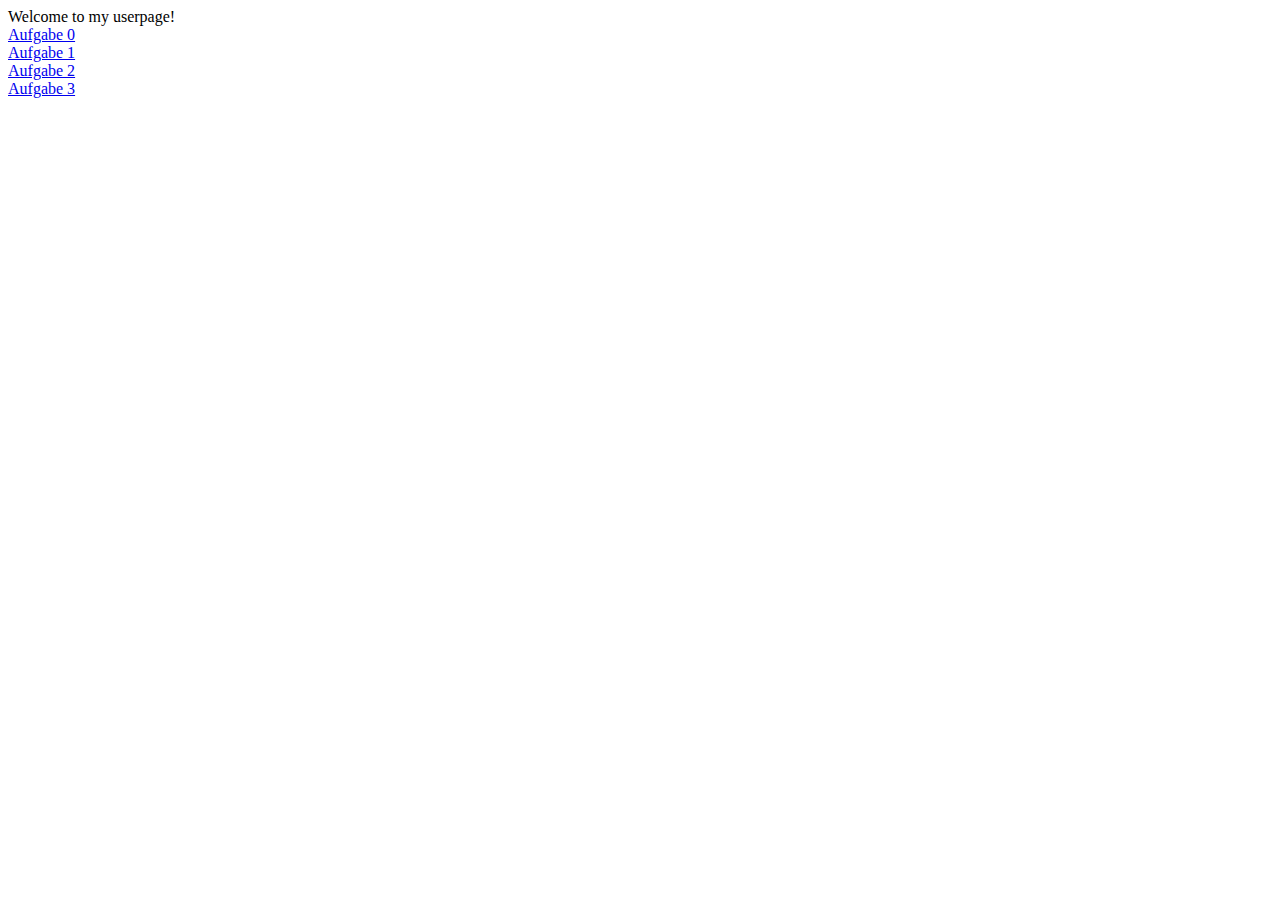
<file: index.html>
<!DOCTYPE html>
<html lang="en">

<head>
    <meta charset="UTF-8">
</head>


<body>
  <header> Welcome to my userpage! </header>
    <section> <a href="https://maz0o.github.io/EIA2/Aufgabe%200/index.html" target="_blank"> Aufgabe 0 </a> <br>
        <a href="https://github.com/maz0o/EIA2/tree/master/Aufgabe%201" target="_blank"> Aufgabe 1 </a>  <br>
        <a href="https://github.com/maz0o/EIA2/tree/master/Aufgabe%202" target="_blank"> Aufgabe 2 </a>  <br>
        <a href="https://github.com/maz0o/EIA2/tree/master/Aufgabe3" target="_blank"> Aufgabe 3 </a>  <br>
    </section> <br>
</body>
</file>
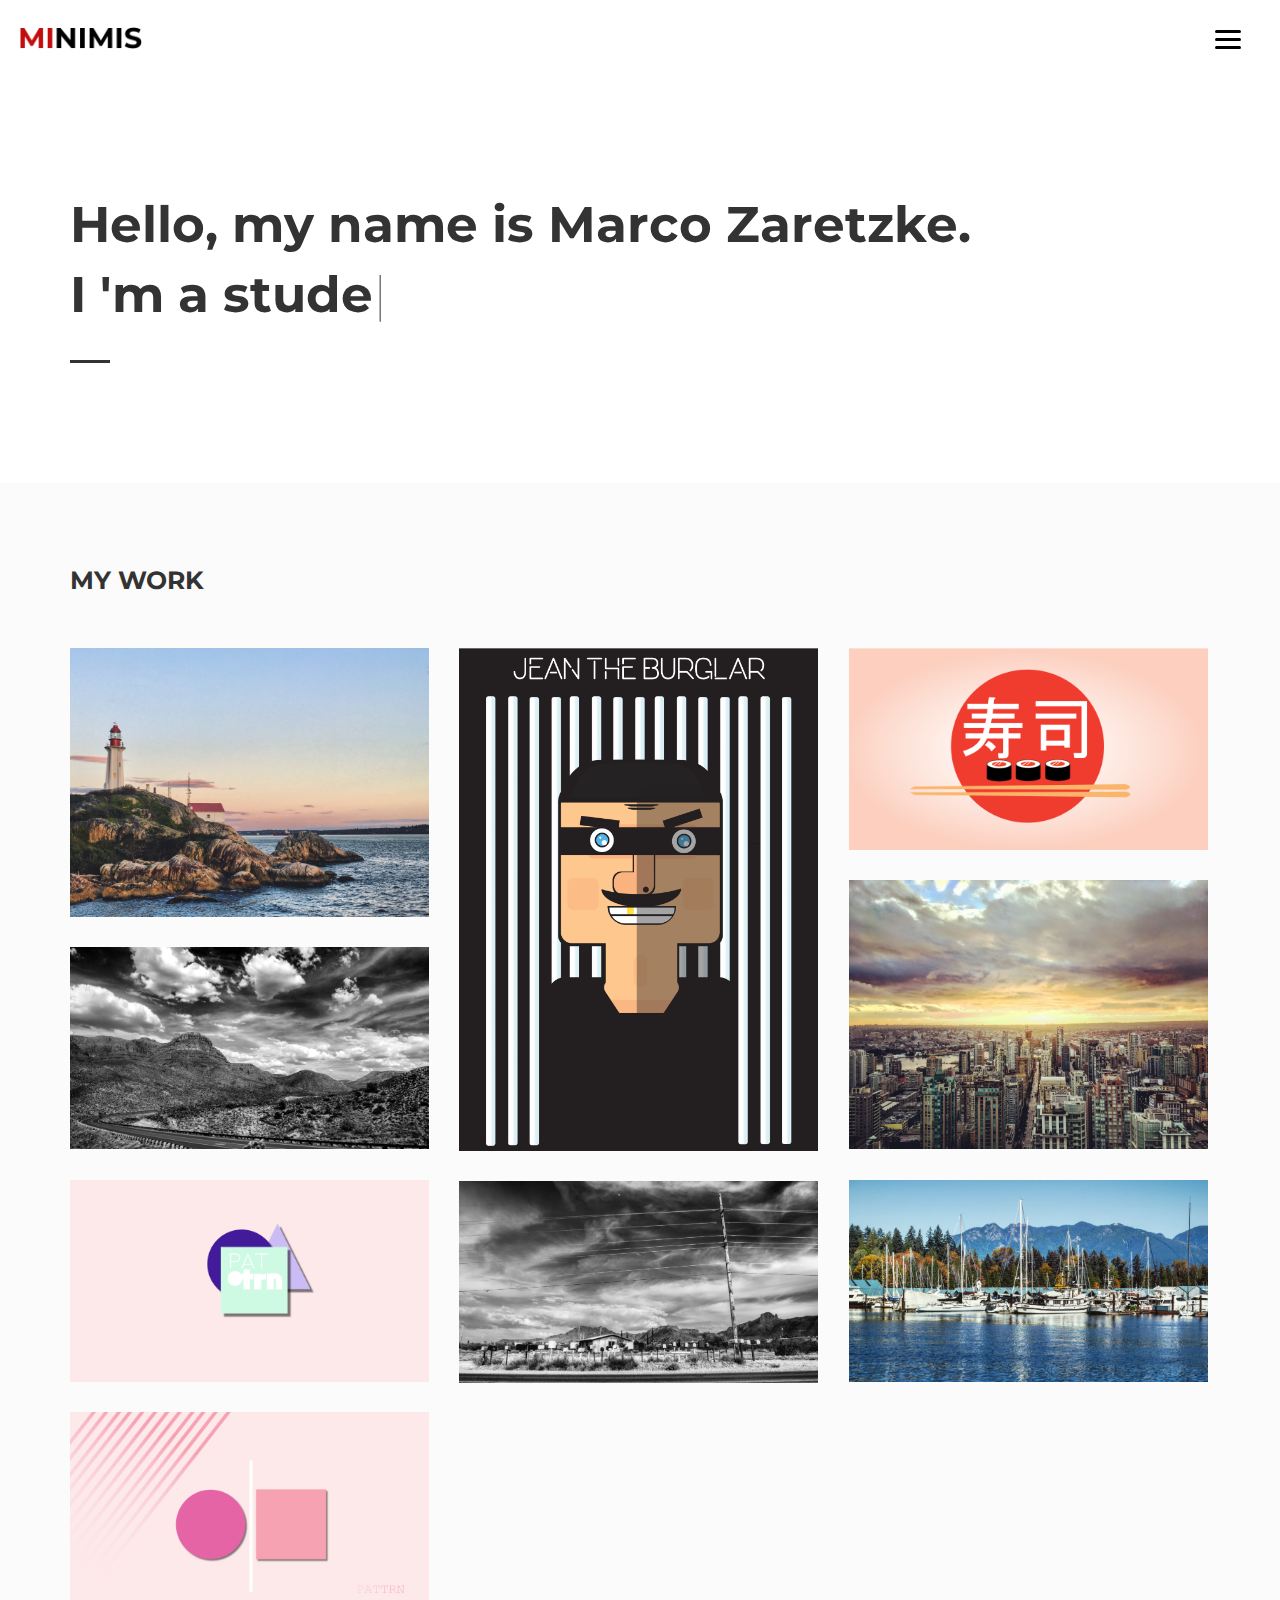
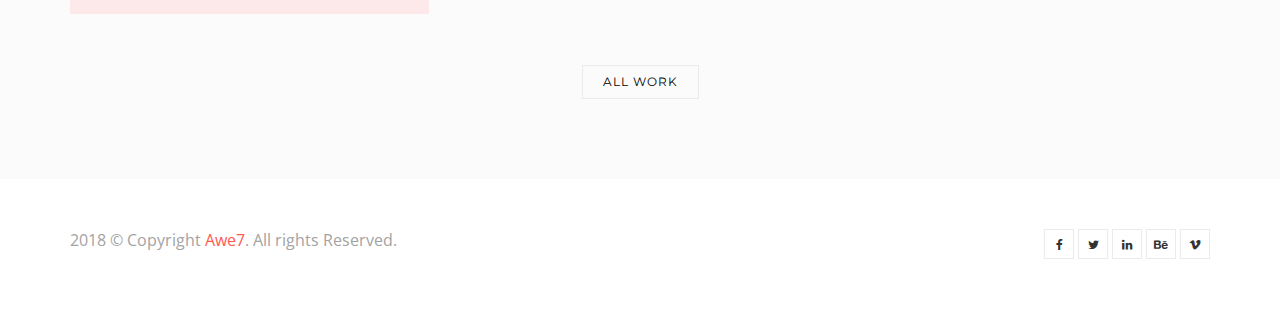
<file: Portfolio/index.html>
<!DOCTYPE html>
<html>
	<head>
		<title>Home</title>
		<meta charset="utf-8">
		<meta name="viewport" content="width=device-width, initial-scale=1.0, maximum-scale=1.0, user-scalable=no">
		<meta name="format-detection" content="telephone=no">
		<meta name="apple-mobile-web-app-capable" content="yes">
		<!-- Fonts-->
		<link rel="stylesheet" type="text/css" href="assets/fonts/fontawesome/font-awesome.min.css">
		<link rel="stylesheet" type="text/css" href="assets/fonts/pe-icon/pe-icon.css">
		<!-- Vendors-->
		<link rel="stylesheet" type="text/css" href="assets/vendors/bootstrap/grid.css">
		<link rel="stylesheet" type="text/css" href="assets/vendors/magnific-popup/magnific-popup.min.css">
		<link rel="stylesheet" type="text/css" href="assets/vendors/swiper/swiper.css">
		<!-- App & fonts-->
		<link rel="stylesheet" type="text/css" href="https://fonts.googleapis.com/css?family=Montserrat:200,300,400,500,600,700|Open+Sans:400,700">
		<link rel="stylesheet" type="text/css" id="app-stylesheet" href="assets/css/main.css"><!--[if lt IE 9]>
			<script src="https://oss.maxcdn.com/libs/html5shiv/3.7.0/html5shiv.js"></script>
		<![endif]-->
	</head>
	
	<body>
		<div class="page-wrap" id="root">
			
			<!-- header -->
			<header class="header header--fixed">
				<div class="header__inner">
					<div class="header__logo"><a href="index.html"><img src="assets/img/logo.png" alt="" style="width: 122px;"/></a></div>
					<div class="navbar-toggle" id="fs-button">
						<div class="navbar-icon"><span></span></div>
					</div>
				</div>
				
				<!-- fullscreenmenu__module -->
				<div class="fullscreenmenu__module" trigger="#fs-button">
					
					<!-- overlay-menu -->
					<nav class="overlay-menu">
						
						<!--  -->
						<ul class="wil-menu-list">
							<li class="current-menu-item"><a href="index.html">Home</a>
							</li>
							<li><a href="about.html">About</a>
							</li>
							<li><a href="work.html">Work</a>
							</li>
							<li><a href="blog.html">Blog</a>
							</li>
							<li><a href="contact.html">Contact</a>
							</li>
						</ul><!--  -->
						
					</nav><!-- End / overlay-menu -->
					
				</div><!-- End / fullscreenmenu__module -->
				
			</header><!-- End / header -->
			
			<!-- Content-->
			<div class="wil-content">
				
				<!-- Section -->
				<section class="awe-section">
					<div class="container">
						
						<!-- page-title -->
						<div class="page-title">
							<h2 class="page-title__title">Hello, my name is Marco Zaretzke.<br>I
								
								<!-- typing__module -->
								<div class="typing__module">
									<div class="typed-strings"><span>'m a student at the HFU University Furtwangen</span><span> do creative</span><span>'m a learning conzeptionist</span>
									</div><span class="typed"></span>
								</div><!-- End / typing__module -->
								
							</h2>
							<p class="page-title__text"></p>
							<div class="page-title__divider"></div>
						</div><!-- End / page-title -->
						
					</div>
				</section>
				<!-- End / Section -->
				
				
				<!-- Section -->
				<section class="awe-section bg-gray">
					<div class="container">
						<div class="row">
							<div class="col-lg-6 ">
								
								<!-- title -->
								<div class="title">
									<h2 class="title__title">My work</h2>
								</div><!-- End / title -->
								
							</div>
						</div>
						<div class="grid-css grid-css--masonry" data-col-lg="3" data-col-md="2" data-col-sm="2" data-col-xs="1" data-gap="30">
							<div class="grid__inner">
								<div class="grid-sizer"></div>
								<div class="grid-item">
									<div class="grid-item__inner">
										<div class="grid-item__content-wrapper">
											
											<!-- work -->
											<div class="work"><a href="work-detail.html">
													
													<!-- hoverbox ef-slide-bottom -->
													<div class="hoverbox ef-slide-bottom light">
														
														<!-- hb_front -->
														<div class="hb_front"><img src="assets\img\IMG_2154.JPG" alt=""/>
														</div><!-- End / hb_front -->
														
														
														<!-- hb_back -->
														<div class="hb_back">
															<h2 class="work__title">a glimpse at raincouver</h2><span class="work__text">View detail</span>
														</div><!-- End / hb_back -->
														
													</div><!-- End / hoverbox ef-slide-bottom -->
													</a>
											</div><!-- End / work -->
											
										</div>
									</div>
								</div>
								<div class="grid-item">
									<div class="grid-item__inner">
										<div class="grid-item__content-wrapper">
											
											<!-- work -->
											<div class="work"><a href="work-detail.html">
													
													<!-- hoverbox ef-move-top -->
													<div class="hoverbox ef-move-top light">
														
														<!-- hb_front -->
														<div class="hb_front"><img src="assets\img\jean the burglar bars.png" alt=""/>
														</div><!-- End / hb_front -->
														
														
														<!-- hb_back -->
														<div class="hb_back">
															<h2 class="work__title">How to Create and Manage SVG Sprites</h2><span class="work__text">View detail</span>
														</div><!-- End / hb_back -->
														
													</div><!-- End / hoverbox ef-move-top -->
													</a>
											</div><!-- End / work -->
											
										</div>
									</div>
								</div>
								<div class="grid-item">
									<div class="grid-item__inner">
										<div class="grid-item__content-wrapper">
											
											<!-- work -->
											<div class="work"><a href="work-detail.html">
													
													<!-- hoverbox ef-slide-right -->
													<div class="hoverbox ef-slide-right light">
														
														<!-- hb_front -->
														<div class="hb_front"><img src="assets\img\sushi - Kopie.png" alt=""/>
														</div><!-- End / hb_front -->
														
														
														<!-- hb_back -->
														<div class="hb_back">
															<h2 class="work__title">Using Memes in Your Content</h2><span class="work__text">View detail</span>
														</div><!-- End / hb_back -->
														
													</div><!-- End / hoverbox ef-slide-right -->
													</a>
											</div><!-- End / work -->
											
										</div>
									</div>
								</div>
								<div class="grid-item">
									<div class="grid-item__inner">
										<div class="grid-item__content-wrapper">
											
											<!-- work -->
											<div class="work"><a href="work-detail.html">
													
													<!-- hoverbox ef-zoom-in -->
													<div class="hoverbox ef-zoom-in light">
														
														<!-- hb_front -->
														<div class="hb_front"><img src="assets\img\IMG_6983.JPG" alt=""/>
														</div><!-- End / hb_front -->
														
														
														<!-- hb_back -->
														<div class="hb_back">
															<h2 class="work__title">Is UX Really That Important?</h2><span class="work__text">View detail</span>
														</div><!-- End / hb_back -->
														
													</div><!-- End / hoverbox ef-zoom-in -->
													</a>
											</div><!-- End / work -->
											
										</div>
									</div>
								</div>
								<div class="grid-item">
									<div class="grid-item__inner">
										<div class="grid-item__content-wrapper">
											
											<!-- work -->
											<div class="work"><a href="work-detail.html">
													
													<!-- hoverbox ef-zoom-in -->
													<div class="hoverbox ef-zoom-in light">
														
														<!-- hb_front -->
														<div class="hb_front"><img src="assets\img\IMG_2575.JPG" alt=""/>
														</div><!-- End / hb_front -->
														
														
														<!-- hb_back -->
														<div class="hb_back">
															<h2 class="work__title">Best National Locations</h2><span class="work__text">View detail</span>
														</div><!-- End / hb_back -->
														
													</div><!-- End / hoverbox ef-zoom-in -->
													</a>
											</div><!-- End / work -->
											
										</div>
									</div>
								</div>
								<div class="grid-item">
									<div class="grid-item__inner">
										<div class="grid-item__content-wrapper">
											
											<!-- work -->
											<div class="work"><a href="work-detail.html">
													
													<!-- hoverbox ef-slide-right -->
													<div class="hoverbox ef-slide-right light">
														
														<!-- hb_front -->
														<div class="hb_front"><img src="assets\img\concept_media_1.JPG" alt=""/>
														</div><!-- End / hb_front -->
														
														
														<!-- hb_back -->
														<div class="hb_back">
															<h2 class="work__title">Best National Locations</h2><span class="work__text">View detail</span>
														</div><!-- End / hb_back -->
														
													</div><!-- End / hoverbox ef-slide-right -->
													</a>
											</div><!-- End / work -->
											
										</div>
									</div>
								</div>
								<div class="grid-item">
									<div class="grid-item__inner">
										<div class="grid-item__content-wrapper">
											
											<!-- work -->
											<div class="work"><a href="work-detail.html">
													
													<!-- hoverbox ef-move-right -->
													<div class="hoverbox ef-move-right light">
														
														<!-- hb_front -->
														<div class="hb_front"><img src="assets\img\IMG_3733.JPG" alt=""/>
														</div><!-- End / hb_front -->
														
														
														<!-- hb_back -->
														<div class="hb_back">
															<h2 class="work__title">Free PSD Files</h2><span class="work__text">View detail</span>
														</div><!-- End / hb_back -->
														
													</div><!-- End / hoverbox ef-move-right -->
													</a>
											</div><!-- End / work -->
											
										</div>
									</div>
								</div>
								<div class="grid-item">
									<div class="grid-item__inner">
										<div class="grid-item__content-wrapper">
											
											<!-- work -->
											<div class="work"><a href="work-detail.html">
													
													<!-- hoverbox ef-move-bottom -->
													<div class="hoverbox ef-move-bottom light">
														
														<!-- hb_front -->
														<div class="hb_front"><img src="assets\img\IMG_2573.JPG" alt=""/>
														</div><!-- End / hb_front -->
														
														
														<!-- hb_back -->
														<div class="hb_back">
															<h2 class="work__title">5 Ways to Use 404 Pages</h2><span class="work__text">View detail</span>
														</div><!-- End / hb_back -->
														
													</div><!-- End / hoverbox ef-move-bottom -->
													</a>
											</div><!-- End / work -->
											
										</div>
									</div>
								</div>
								<div class="grid-item">
									<div class="grid-item__inner">
										<div class="grid-item__content-wrapper">
											
											<!-- work -->
											<div class="work"><a href="work-detail.html">
													
													<!-- hoverbox ef-move-bottom -->
													<div class="hoverbox ef-move-bottom light">
														
														<!-- hb_front -->
														<div class="hb_front"><img src="assets\img\concept_media_2.JPG" alt=""/>
														</div><!-- End / hb_front -->
														
														
														<!-- hb_back -->
														<div class="hb_back">
															<h2 class="work__title">5 Ways to Use 404 Pages</h2><span class="work__text">View detail</span>
														</div><!-- End / hb_back -->
														
													</div><!-- End / hoverbox ef-move-bottom -->
													</a>
											</div><!-- End / work -->
											
										</div>
									</div>
								</div>
							</div>
						</div>
						<div class="awe-text-center mt-50">
							<a class="md-btn md-btn--outline-primary" href="#">all work
							</a>
						</div>
					</div>
				</section>
				<!-- End / Section -->
				
			</div>
			<!-- End / Content-->
			
			<!-- footer -->
			<div class="footer">
				<div class="container">
					<div class="row">
						<div class="col-md-6 col-lg-6 ">
							<p class="footer__coppy">2018 &copy; Copyright <a href="http://awe7.com/">Awe7</a>. All rights Reserved.</p>
						</div>
						<div class="col-md-6 col-lg-6 ">
							<div class="footer__social">
								
								<!-- social-icon -->
								<a class="social-icon" href="#"><i class="social-icon__icon fa fa-facebook"></i>
								</a><!-- End / social-icon -->
								
								
								<!-- social-icon -->
								<a class="social-icon" href="#"><i class="social-icon__icon fa fa-twitter"></i>
								</a><!-- End / social-icon -->
								
								
								<!-- social-icon -->
								<a class="social-icon" href="#"><i class="social-icon__icon fa fa-linkedin"></i>
								</a><!-- End / social-icon -->
								
								
								<!-- social-icon -->
								<a class="social-icon" href="#"><i class="social-icon__icon fa fa-behance"></i>
								</a><!-- End / social-icon -->
								
								
								<!-- social-icon -->
								<a class="social-icon" href="#"><i class="social-icon__icon fa fa-vimeo"></i>
								</a><!-- End / social-icon -->
								
							</div>
						</div>
					</div>
				</div>
			</div><!-- End / footer -->
			
		</div>
		<!-- Vendors-->
		<script type="text/javascript" src="assets/vendors/jquery/jquery.min.js"></script>
		<script type="text/javascript" src="assets/vendors/imagesloaded/imagesloaded.pkgd.js"></script>
		<script type="text/javascript" src="assets/vendors/isotope-layout/isotope.pkgd.js"></script>
		<script type="text/javascript" src="assets/vendors/jquery-one-page/jquery.nav.min.js"></script>
		<script type="text/javascript" src="assets/vendors/jquery.easing/jquery.easing.min.js"></script>
		<script type="text/javascript" src="assets/vendors/jquery.matchHeight/jquery.matchHeight.min.js"></script>
		<script type="text/javascript" src="assets/vendors/magnific-popup/jquery.magnific-popup.min.js"></script>
		<script type="text/javascript" src="assets/vendors/masonry-layout/masonry.pkgd.js"></script>
		<script type="text/javascript" src="assets/vendors/jquery.waypoints/jquery.waypoints.min.js"></script>
		<script type="text/javascript" src="assets/vendors/swiper/swiper.jquery.js"></script>
		<script type="text/javascript" src="assets/vendors/menu/menu.js"></script>
		<script type="text/javascript" src="assets/vendors/typed/typed.min.js"></script>
		<!-- App-->
		<script type="text/javascript" src="assets/js/main.js"></script>
	</body>
</html>
</file>
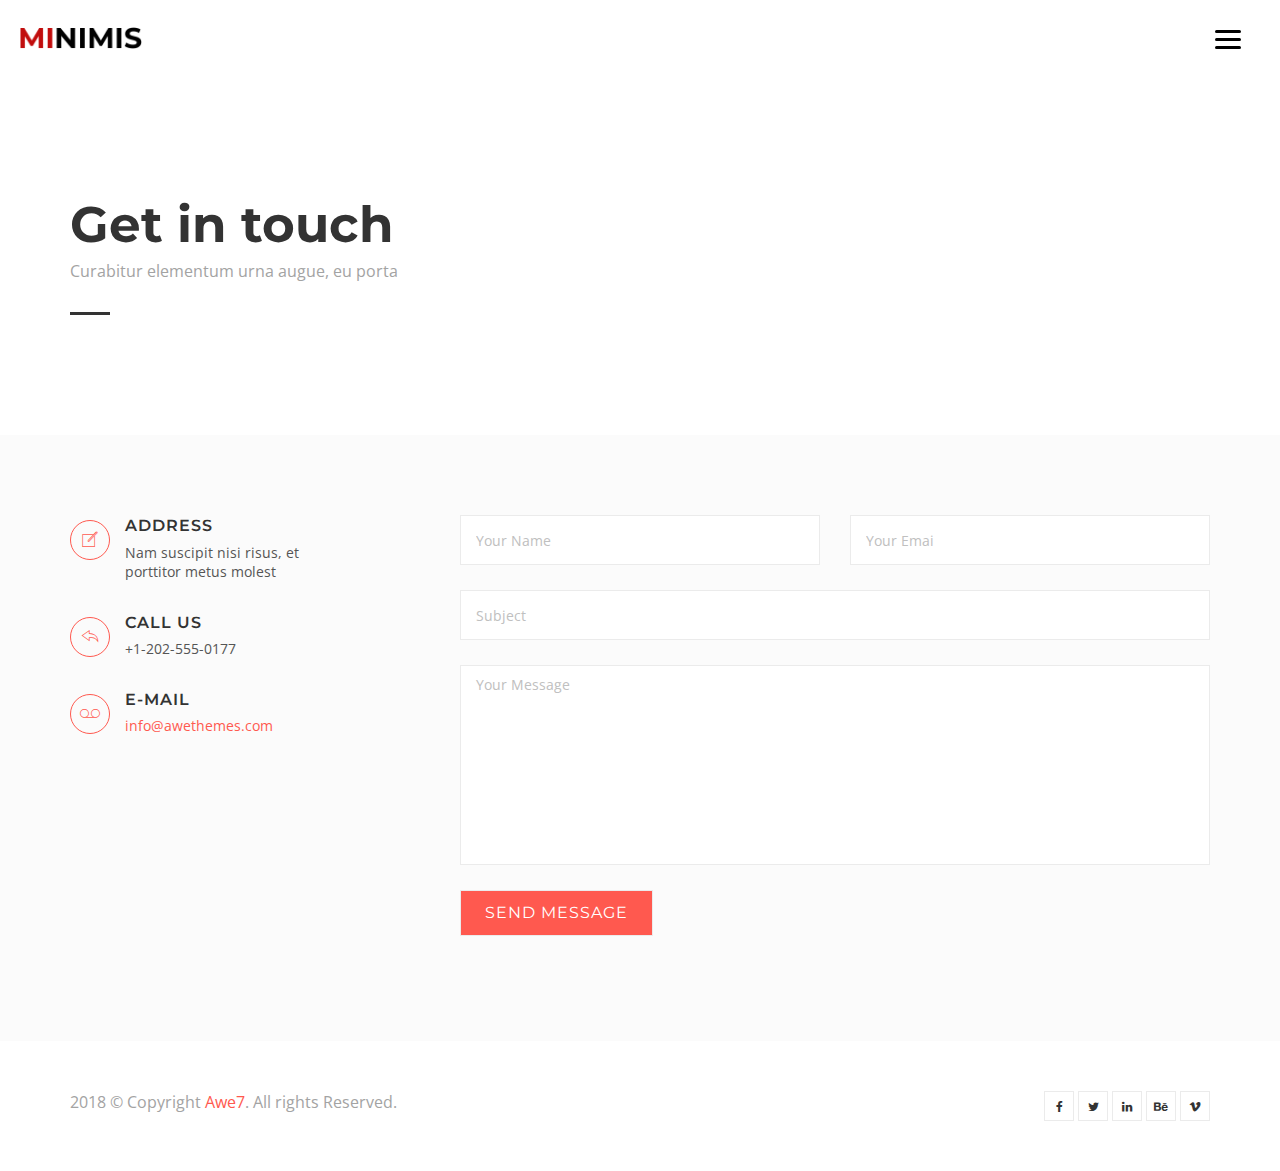
<file: Portfolio/contact.html>
<!DOCTYPE html>
<html>
	<head>
		<title>Contact</title>
		<meta charset="utf-8">
		<meta name="viewport" content="width=device-width, initial-scale=1.0, maximum-scale=1.0, user-scalable=no">
		<meta name="format-detection" content="telephone=no">
		<meta name="apple-mobile-web-app-capable" content="yes">
		<!-- Fonts-->
		<link rel="stylesheet" type="text/css" href="assets/fonts/fontawesome/font-awesome.min.css">
		<link rel="stylesheet" type="text/css" href="assets/fonts/pe-icon/pe-icon.css">
		<!-- Vendors-->
		<link rel="stylesheet" type="text/css" href="assets/vendors/bootstrap/grid.css">
		<link rel="stylesheet" type="text/css" href="assets/vendors/magnific-popup/magnific-popup.min.css">
		<link rel="stylesheet" type="text/css" href="assets/vendors/swiper/swiper.css">
		<!-- App & fonts-->
		<link rel="stylesheet" type="text/css" href="https://fonts.googleapis.com/css?family=Montserrat:300,400,500,600,700|Open+Sans:400,700">
		<link rel="stylesheet" type="text/css" id="app-stylesheet" href="assets/css/main.css"><!--[if lt IE 9]>
			<script src="https://oss.maxcdn.com/libs/html5shiv/3.7.0/html5shiv.js"></script>
		<![endif]-->
	</head>
	
	<body>
		<div class="page-wrap" id="root">
			
			<!-- header -->
			<header class="header header--fixed">
				<div class="header__inner">
					<div class="header__logo"><a href="index.html"><img src="assets/img/logo.png" alt="" style="width: 122px;"/></a></div>
					<div class="navbar-toggle" id="fs-button">
						<div class="navbar-icon"><span></span></div>
					</div>
				</div>
				
				<!-- fullscreenmenu__module -->
				<div class="fullscreenmenu__module" trigger="#fs-button">
					
					<!-- overlay-menu -->
					<nav class="overlay-menu">
						
						<!--  -->
						<ul class="wil-menu-list">
							<li><a href="index.html">Home</a>
							</li>
							<li><a href="about.html">About</a>
							</li>
							<li><a href="work.html">Work</a>
							</li>
							<li><a href="blog.html">Blog</a>
							</li>
							<li class="current-menu-item"><a href="contact.html">Contact</a>
							</li>
						</ul><!--  -->
						
					</nav><!-- End / overlay-menu -->
					
				</div><!-- End / fullscreenmenu__module -->
				
			</header><!-- End / header -->
			
			<!-- Content-->
			<div class="wil-content">
				
				<!-- Section -->
				<section class="awe-section">
					<div class="container">
						
						<!-- page-title -->
						<div class="page-title pb-40">
							<h2 class="page-title__title">Get in touch</h2>
							<p class="page-title__text">Curabitur elementum urna augue, eu porta</p>
							<div class="page-title__divider"></div>
						</div><!-- End / page-title -->
						
					</div>
				</section>
				<!-- End / Section -->
				
				
				<!-- Section -->
				<section class="awe-section bg-gray">
					<div class="container">
						<div class="row">
							<div class="col-md-4 col-lg-3 ">
								
								<!-- contact -->
								<div class="contact">
									<div class="contact__icon"><i class="pe-7s-note"></i></div>
									<h3 class="contact__title">address</h3>
									<div class="contact__text">Nam suscipit nisi risus, et porttitor metus molest</div>
								</div><!-- End / contact -->
								
								
								<!-- contact -->
								<div class="contact">
									<div class="contact__icon"><i class="pe-7s-back"></i></div>
									<h3 class="contact__title">call us</h3>
									<div class="contact__text">+1-202-555-0177</div>
								</div><!-- End / contact -->
								
								
								<!-- contact -->
								<div class="contact">
									<div class="contact__icon"><i class="pe-7s-voicemail"></i></div>
									<h3 class="contact__title">e-mail</h3>
									<div class="contact__text"><a href="#">info@awethemes.com</a></div>
								</div><!-- End / contact -->
								
							</div>
							<div class="col-md-7 col-lg-8 col-xs-offset-0 col-sm-offset-0 col-md-offset-0 col-lg-offset-1 ">
								<div class="form-wrapper">
									
									<!-- form-item -->
									<div class="form-item form-item--half">
										<input class="form-control" type="text" name="input" placeholder="Your name"/>
									</div><!-- End / form-item -->
									
									
									<!-- form-item -->
									<div class="form-item form-item--half">
										<input class="form-control" type="text" name="input" placeholder="Your emai"/>
									</div><!-- End / form-item -->
									
									
									<!-- form-item -->
									<div class="form-item">
										<input class="form-control" type="text" name="input" placeholder="Subject"/>
									</div><!-- End / form-item -->
									
									
									<!-- form-item -->
									<div class="form-item">
										<textarea class="form-control" placeholder="Your message" style="min-height:200px;"></textarea>
									</div><!-- End / form-item -->
									
									
									<!-- form-item -->
									<div class="form-item">
										<a class="md-btn md-btn--primary md-btn--lg " href="#">Send message
										</a>
									</div><!-- End / form-item -->
									
								</div>
							</div>
						</div>
					</div>
				</section>
				<!-- End / Section -->
				
			</div>
			<!-- End / Content-->
			
			<!-- footer -->
			<div class="footer">
				<div class="container">
					<div class="row">
						<div class="col-md-6 col-lg-6 ">
							<p class="footer__coppy">2018 &copy; Copyright <a href="http://awe7.com/">Awe7</a>. All rights Reserved.</p>
						</div>
						<div class="col-md-6 col-lg-6 ">
							<div class="footer__social">
								
								<!-- social-icon -->
								<a class="social-icon" href="#"><i class="social-icon__icon fa fa-facebook"></i>
								</a><!-- End / social-icon -->
								
								
								<!-- social-icon -->
								<a class="social-icon" href="#"><i class="social-icon__icon fa fa-twitter"></i>
								</a><!-- End / social-icon -->
								
								
								<!-- social-icon -->
								<a class="social-icon" href="#"><i class="social-icon__icon fa fa-linkedin"></i>
								</a><!-- End / social-icon -->
								
								
								<!-- social-icon -->
								<a class="social-icon" href="#"><i class="social-icon__icon fa fa-behance"></i>
								</a><!-- End / social-icon -->
								
								
								<!-- social-icon -->
								<a class="social-icon" href="#"><i class="social-icon__icon fa fa-vimeo"></i>
								</a><!-- End / social-icon -->
								
							</div>
						</div>
					</div>
				</div>
			</div><!-- End / footer -->
			
		</div>
		<!-- Vendors-->
		<script type="text/javascript" src="assets/vendors/jquery/jquery.min.js"></script>
		<script type="text/javascript" src="assets/vendors/imagesloaded/imagesloaded.pkgd.js"></script>
		<script type="text/javascript" src="assets/vendors/isotope-layout/isotope.pkgd.js"></script>
		<script type="text/javascript" src="assets/vendors/jquery-one-page/jquery.nav.min.js"></script>
		<script type="text/javascript" src="assets/vendors/jquery.easing/jquery.easing.min.js"></script>
		<script type="text/javascript" src="assets/vendors/jquery.matchHeight/jquery.matchHeight.min.js"></script>
		<script type="text/javascript" src="assets/vendors/magnific-popup/jquery.magnific-popup.min.js"></script>
		<script type="text/javascript" src="assets/vendors/masonry-layout/masonry.pkgd.js"></script>
		<script type="text/javascript" src="assets/vendors/jquery.waypoints/jquery.waypoints.min.js"></script>
		<script type="text/javascript" src="assets/vendors/swiper/swiper.jquery.js"></script>
		<script type="text/javascript" src="assets/vendors/menu/menu.js"></script>
		<script type="text/javascript" src="assets/vendors/typed/typed.min.js"></script>
		<!-- App-->
		<script type="text/javascript" src="assets/js/main.js"></script>
	</body>
</html>
</file>
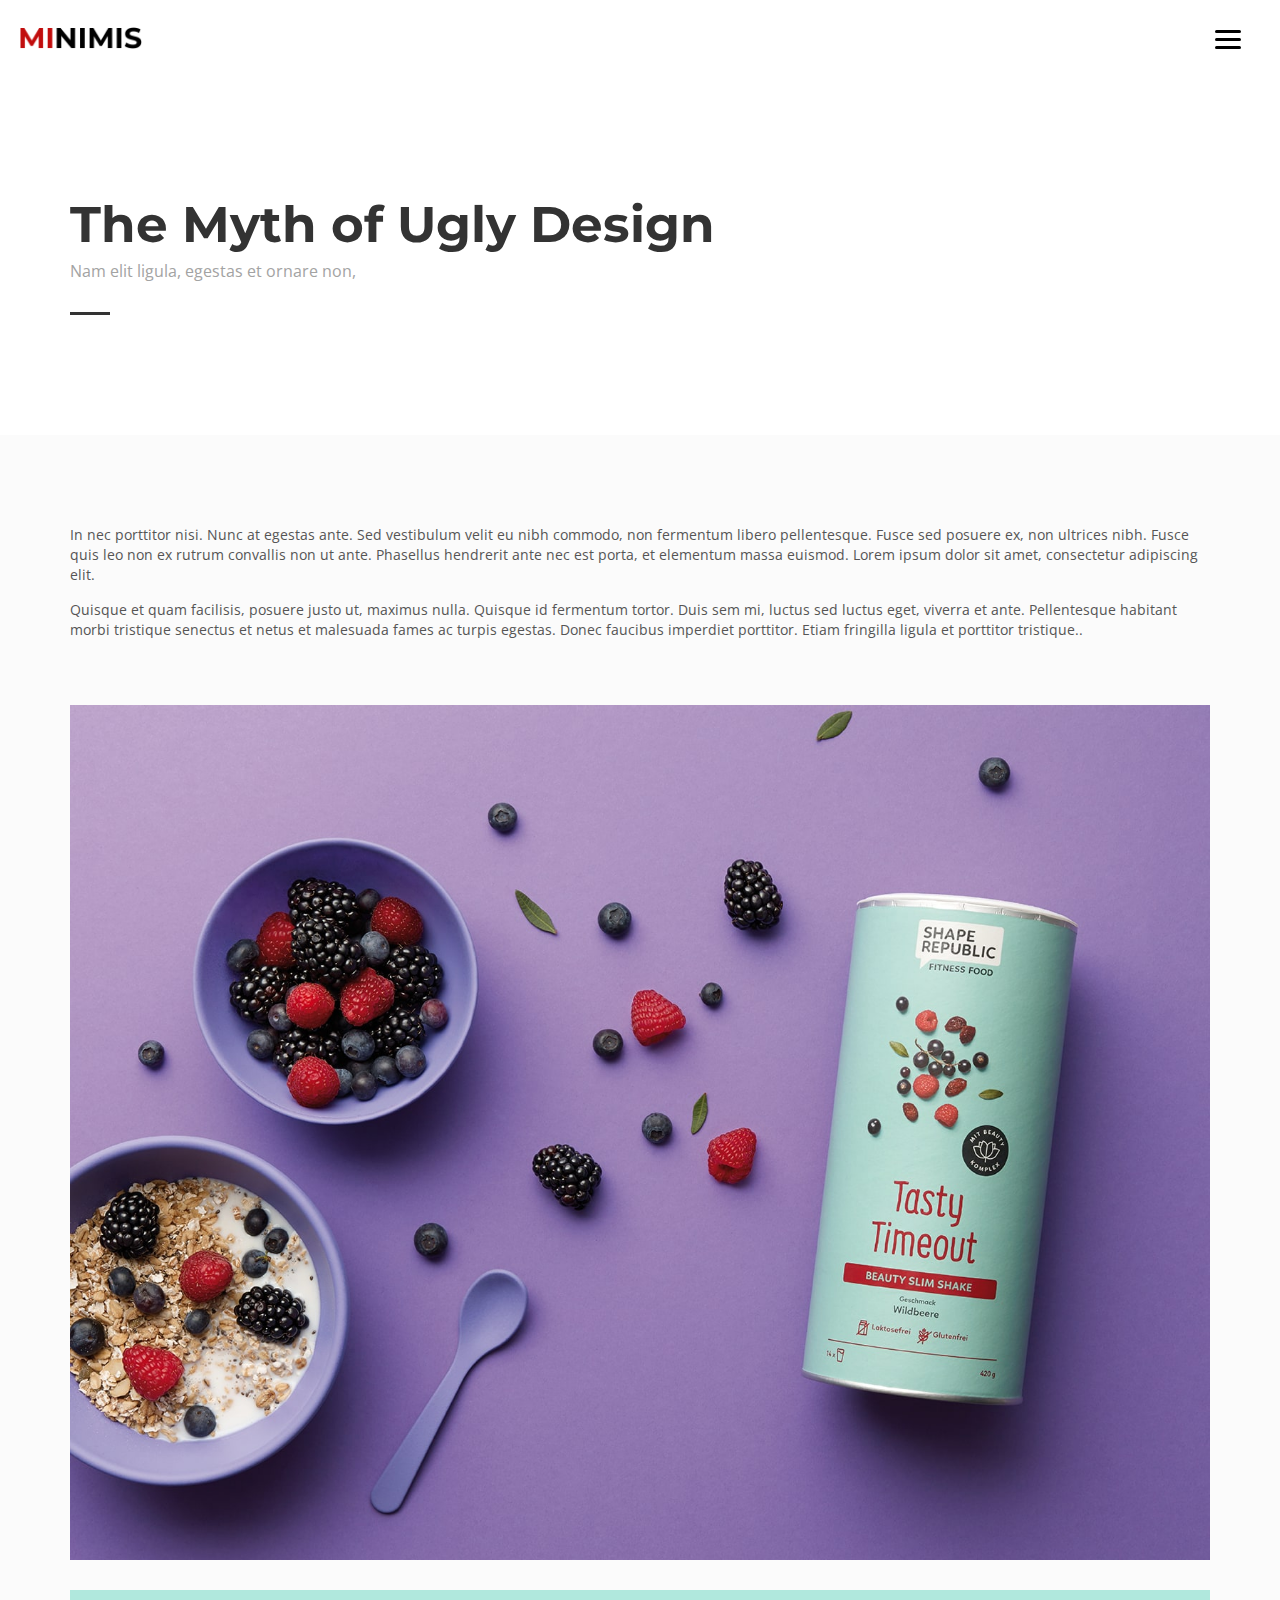
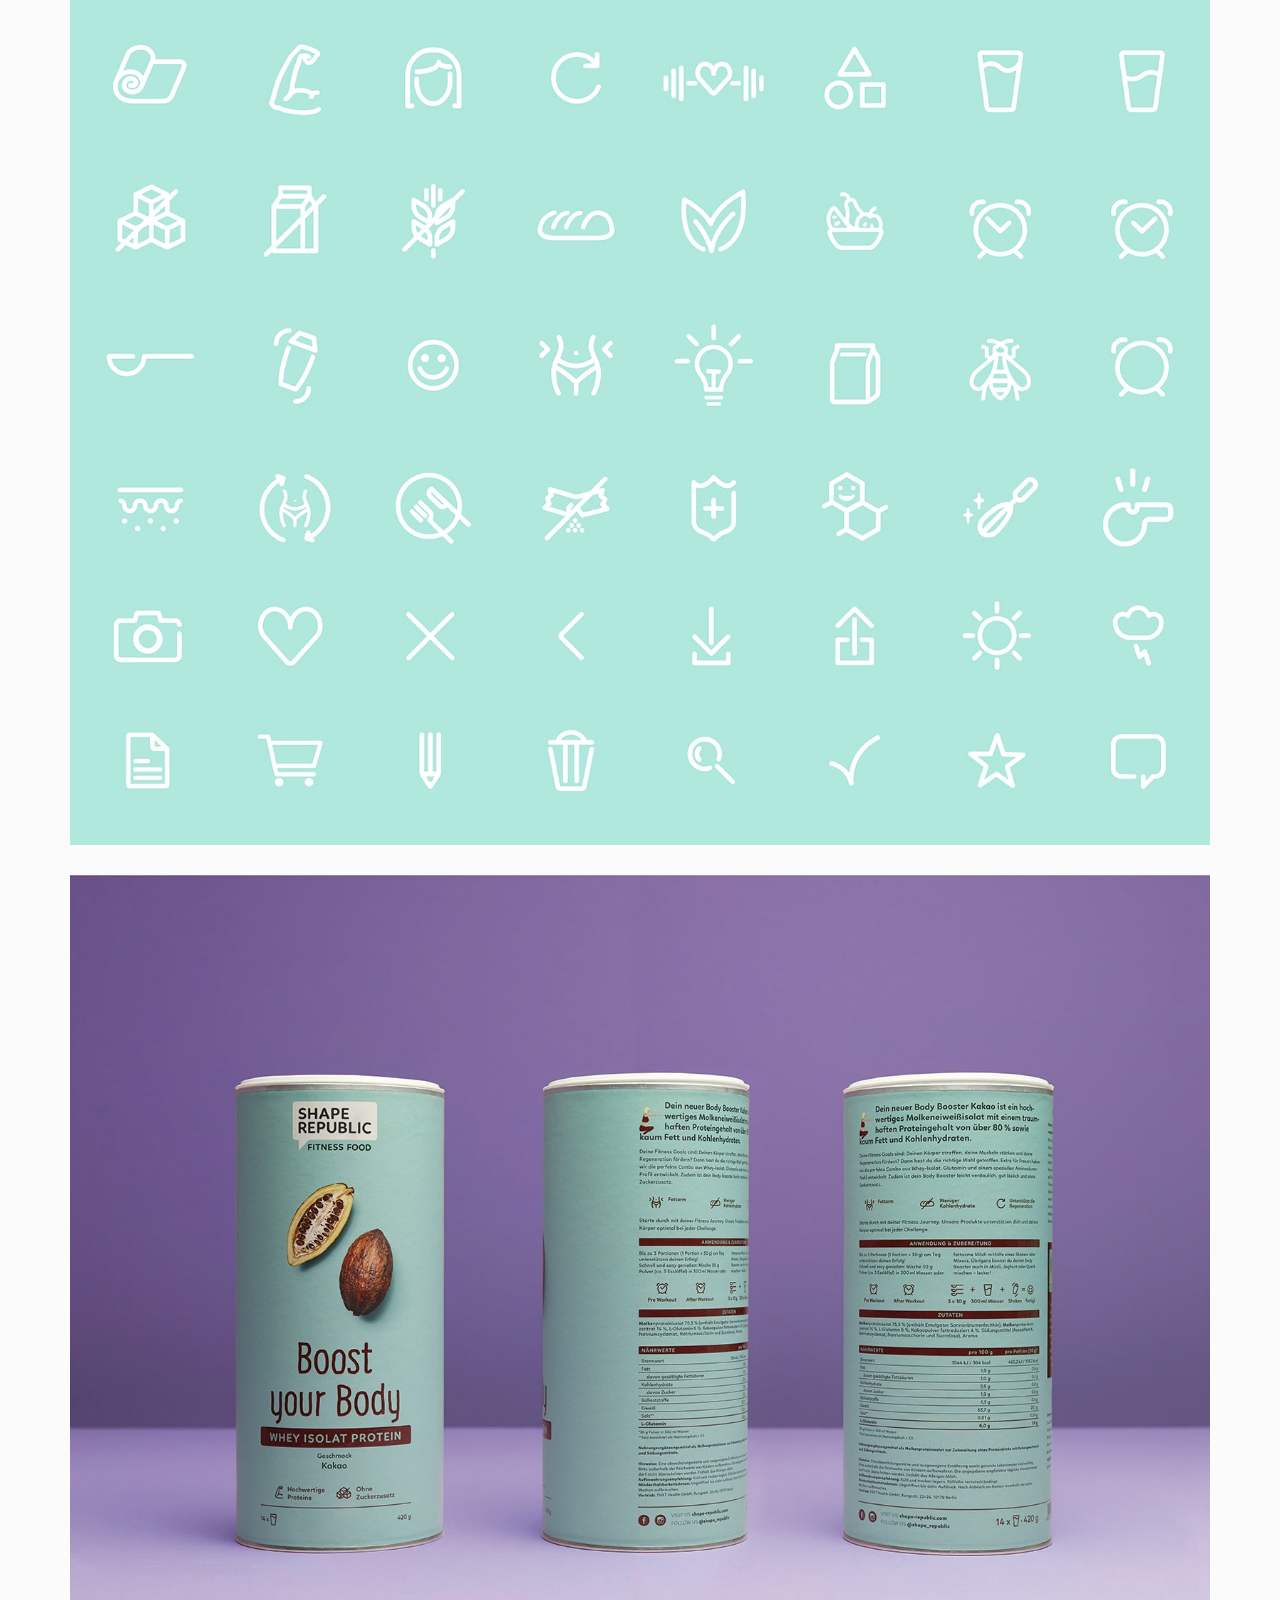
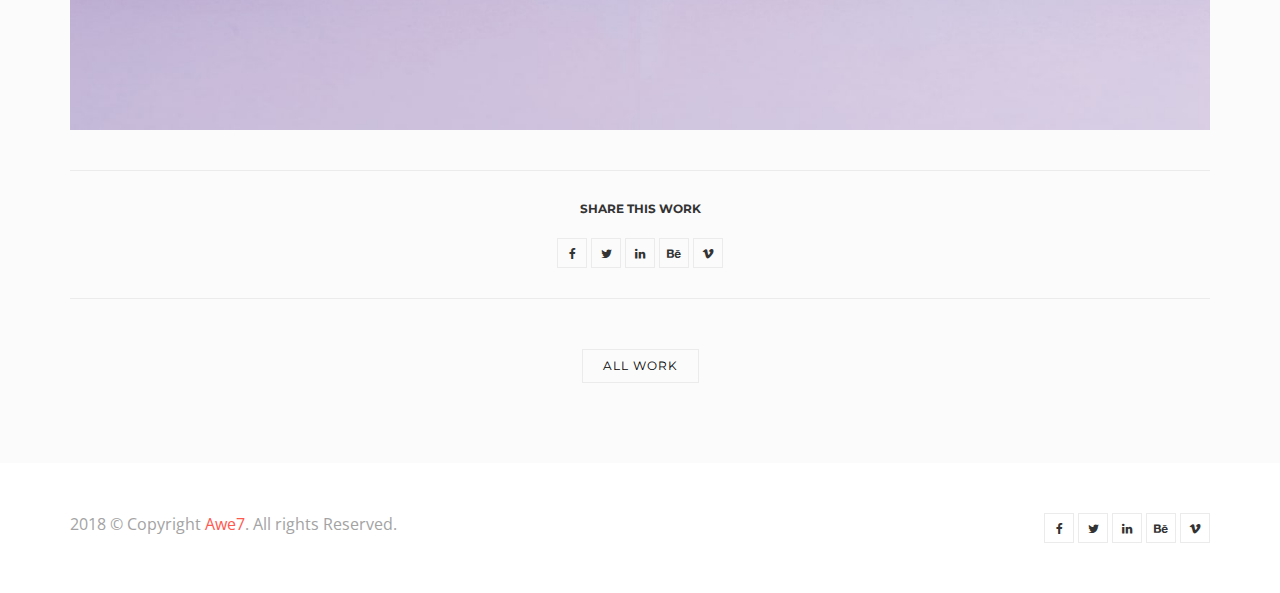
<file: Portfolio/work-detail.html>
<!DOCTYPE html>
<html>
	<head>
		<title>Work detail</title>
		<meta charset="utf-8">
		<meta name="viewport" content="width=device-width, initial-scale=1.0, maximum-scale=1.0, user-scalable=no">
		<meta name="format-detection" content="telephone=no">
		<meta name="apple-mobile-web-app-capable" content="yes">
		<!-- Fonts-->
		<link rel="stylesheet" type="text/css" href="assets/fonts/fontawesome/font-awesome.min.css">
		<link rel="stylesheet" type="text/css" href="assets/fonts/pe-icon/pe-icon.css">
		<!-- Vendors-->
		<link rel="stylesheet" type="text/css" href="assets/vendors/bootstrap/grid.css">
		<link rel="stylesheet" type="text/css" href="assets/vendors/magnific-popup/magnific-popup.min.css">
		<link rel="stylesheet" type="text/css" href="assets/vendors/swiper/swiper.css">
		<!-- App & fonts-->
		<link rel="stylesheet" type="text/css" href="https://fonts.googleapis.com/css?family=Montserrat:300,400,500,600,700|Open+Sans:400,700">
		<link rel="stylesheet" type="text/css" id="app-stylesheet" href="assets/css/main.css"><!--[if lt IE 9]>
			<script src="https://oss.maxcdn.com/libs/html5shiv/3.7.0/html5shiv.js"></script>
		<![endif]-->
	</head>
	
	<body>
		<div class="page-wrap" id="root">
			
			<!-- header -->
			<header class="header header--fixed">
				<div class="header__inner">
					<div class="header__logo"><a href="index.html"><img src="assets/img/logo.png" alt="" style="width: 122px;"/></a></div>
					<div class="navbar-toggle" id="fs-button">
						<div class="navbar-icon"><span></span></div>
					</div>
				</div>
				
				<!-- fullscreenmenu__module -->
				<div class="fullscreenmenu__module" trigger="#fs-button">
					
					<!-- overlay-menu -->
					<nav class="overlay-menu">
						
						<!--  -->
						<ul class="wil-menu-list">
							<li><a href="index.html">Home</a>
							</li>
							<li><a href="about.html">About</a>
							</li>
							<li><a href="work.html">Work</a>
							</li>
							<li><a href="blog.html">Blog</a>
							</li>
							<li><a href="contact.html">Contact</a>
							</li>
						</ul><!--  -->
						
					</nav><!-- End / overlay-menu -->
					
				</div><!-- End / fullscreenmenu__module -->
				
			</header><!-- End / header -->
			
			<!-- Content-->
			<div class="wil-content">
				
				<!-- Section -->
				<section class="awe-section">
					<div class="container">
						
						<!-- page-title -->
						<div class="page-title pb-40">
							<h2 class="page-title__title">The Myth of Ugly Design</h2>
							<p class="page-title__text">Nam elit ligula, egestas et ornare non, </p>
							<div class="page-title__divider"></div>
						</div><!-- End / page-title -->
						
					</div>
				</section>
				<!-- End / Section -->
				
				
				<!-- Section -->
				<section class="awe-section bg-gray">
					<div class="container">
						
						<!--  -->
						<div>
							<div class="work-detail__entry">
								<p>In nec porttitor nisi. Nunc at egestas ante. Sed vestibulum velit eu nibh commodo, non fermentum libero pellentesque. Fusce sed posuere ex, non ultrices nibh. Fusce quis leo non ex rutrum convallis non ut ante. Phasellus hendrerit ante nec est porta, et elementum massa euismod. Lorem ipsum dolor sit amet, consectetur adipiscing elit. </p>
								<p>Quisque et quam facilisis, posuere justo ut, maximus nulla. Quisque id fermentum tortor. Duis sem mi, luctus sed luctus eget, viverra et ante. Pellentesque habitant morbi tristique senectus et netus et malesuada fames ac turpis egestas. Donec faucibus imperdiet porttitor. Etiam fringilla ligula et porttitor tristique..</p><br>
								<div class="work-img"><img src="assets/img/works/01.jpg" alt=""></div>
								<div class="work-img"><img src="assets/img/works/02.jpg" alt=""></div>
								<div class="work-img"><img src="assets/img/works/03.jpg" alt=""></div>
							</div>
							<div class="sharebox__module awe-text-center">
								<p class="social-text">SHARE THIS WORK</p>
								
								<!-- social-icon -->
								<a class="social-icon" href="#"><i class="social-icon__icon fa fa-facebook"></i>
								</a><!-- End / social-icon -->
								
								
								<!-- social-icon -->
								<a class="social-icon" href="#"><i class="social-icon__icon fa fa-twitter"></i>
								</a><!-- End / social-icon -->
								
								
								<!-- social-icon -->
								<a class="social-icon" href="#"><i class="social-icon__icon fa fa-linkedin"></i>
								</a><!-- End / social-icon -->
								
								
								<!-- social-icon -->
								<a class="social-icon" href="#"><i class="social-icon__icon fa fa-behance"></i>
								</a><!-- End / social-icon -->
								
								
								<!-- social-icon -->
								<a class="social-icon" href="#"><i class="social-icon__icon fa fa-vimeo"></i>
								</a><!-- End / social-icon -->
								
							</div>
						</div><!-- End /  -->
						
						<div class="awe-text-center mt-50">
							<a class="md-btn md-btn--outline-primary " href="#">All work
							</a>
						</div>
					</div>
				</section>
				<!-- End / Section -->
				
			</div>
			<!-- End / Content-->
			
			<!-- footer -->
			<div class="footer">
				<div class="container">
					<div class="row">
						<div class="col-md-6 col-lg-6 ">
							<p class="footer__coppy">2018 &copy; Copyright <a href="http://awe7.com/">Awe7</a>. All rights Reserved.</p>
						</div>
						<div class="col-md-6 col-lg-6 ">
							<div class="footer__social">
								
								<!-- social-icon -->
								<a class="social-icon" href="#"><i class="social-icon__icon fa fa-facebook"></i>
								</a><!-- End / social-icon -->
								
								
								<!-- social-icon -->
								<a class="social-icon" href="#"><i class="social-icon__icon fa fa-twitter"></i>
								</a><!-- End / social-icon -->
								
								
								<!-- social-icon -->
								<a class="social-icon" href="#"><i class="social-icon__icon fa fa-linkedin"></i>
								</a><!-- End / social-icon -->
								
								
								<!-- social-icon -->
								<a class="social-icon" href="#"><i class="social-icon__icon fa fa-behance"></i>
								</a><!-- End / social-icon -->
								
								
								<!-- social-icon -->
								<a class="social-icon" href="#"><i class="social-icon__icon fa fa-vimeo"></i>
								</a><!-- End / social-icon -->
								
							</div>
						</div>
					</div>
				</div>
			</div><!-- End / footer -->
			
		</div>
		<!-- Vendors-->
		<script type="text/javascript" src="assets/vendors/jquery/jquery.min.js"></script>
		<script type="text/javascript" src="assets/vendors/imagesloaded/imagesloaded.pkgd.js"></script>
		<script type="text/javascript" src="assets/vendors/isotope-layout/isotope.pkgd.js"></script>
		<script type="text/javascript" src="assets/vendors/jquery-one-page/jquery.nav.min.js"></script>
		<script type="text/javascript" src="assets/vendors/jquery.easing/jquery.easing.min.js"></script>
		<script type="text/javascript" src="assets/vendors/jquery.matchHeight/jquery.matchHeight.min.js"></script>
		<script type="text/javascript" src="assets/vendors/magnific-popup/jquery.magnific-popup.min.js"></script>
		<script type="text/javascript" src="assets/vendors/masonry-layout/masonry.pkgd.js"></script>
		<script type="text/javascript" src="assets/vendors/jquery.waypoints/jquery.waypoints.min.js"></script>
		<script type="text/javascript" src="assets/vendors/swiper/swiper.jquery.js"></script>
		<script type="text/javascript" src="assets/vendors/menu/menu.js"></script>
		<script type="text/javascript" src="assets/vendors/typed/typed.min.js"></script>
		<!-- App-->
		<script type="text/javascript" src="assets/js/main.js"></script>
	</body>
</html>
</file>
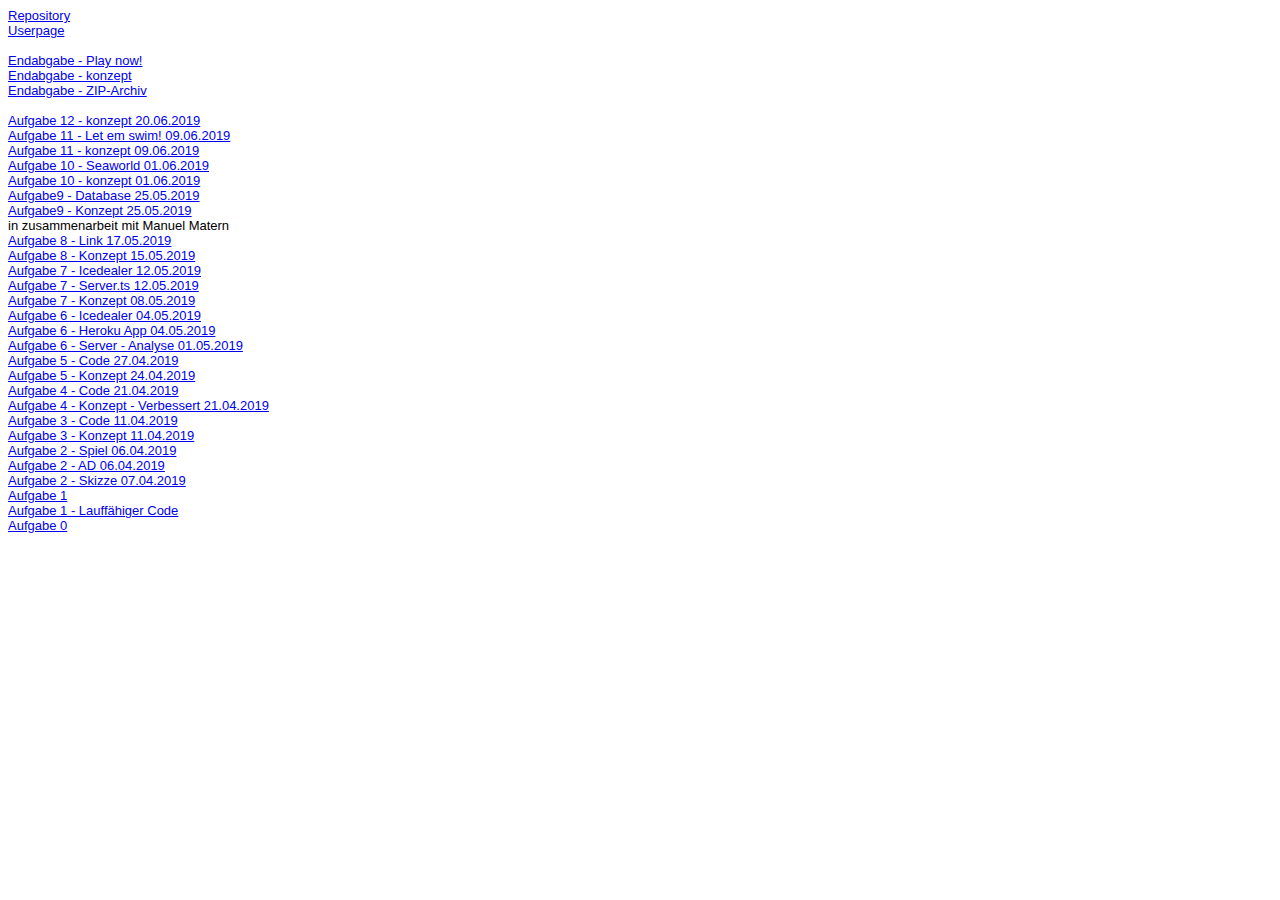
<file: Steckbrief/steckbrief.htm>
<!DOCTYPE html>
<html>
<head>
<meta charset="utf-8" />
<title>Steckbrief</title>
<style>
body {
	font-family: arial;
	font-size: small;
	background: #eeeee
}
</style>
</head>
<body>
	<!-- Hier die Links zu den gelösten Aufgaben einstellen, aktuelle oben, alte stehen lassen! Format: Aufgabenbezeichnung, Datum -->
       	<a href="https://github.com/maz0o/EIA2" target="_blank"> Repository</a> <br>
	<a href="https://maz0o.github.io/" target="_blank"> Userpage</a> <br>
	
	<br>
	
	<a href="https://maz0o.github.io/EIA2/endabgabe/index.html" target="_blank">Endabgabe - Play now! </a> <br>
	<a href="https://maz0o.github.io/EIA2/endabgabe/Endabgabe-Konzept.pdf" target="_blank">Endabgabe - konzept</a> <br>
	<a href="https://maz0o.github.io/EIA2/endabgabe.zip" target="_blank">Endabgabe - ZIP-Archiv </a> <br>
	
	
	
	<br>
	
	<a href="https://maz0o.github.io/EIA2/Aufgabe12/Konzept_aufgabe_12.pdf" target="_blank">Aufgabe 12 - konzept 20.06.2019 </a> <br>
	
	
	<a href="https://maz0o.github.io/EIA2/Aufgabe11/index.html" target="_blank">Aufgabe 11 - Let em swim! 09.06.2019 </a> <br>
	<a href="https://maz0o.github.io/EIA2/Aufgabe11/Konzept_aufgabe_11.pdf" target="_blank">Aufgabe 11 - konzept 09.06.2019 </a> <br>
	
	<a href="https://maz0o.github.io/EIA2/Aufgabe10/index.html" target="_blank">Aufgabe 10 - Seaworld 01.06.2019 </a> <br>
	<a href="https://maz0o.github.io/EIA2/Aufgabe10/Konzept_aufgabe_10.pdf" target="_blank">Aufgabe 10 - konzept 01.06.2019 </a> <br>
	
	<a href="https://maz0o.github.io/EIA2/Aufgabe8/code/Client/index.html" target=_blank"> Aufgabe9 - Database 25.05.2019 </a> <br>
	<a href="https://maz0o.github.io/EIA2/Aufgabe8/Konzept_task9.pdf" target="_blank">Aufgabe9 - Konzept 25.05.2019 </a> <br>						     
	in zusammenarbeit mit Manuel Matern <br>
											 
	<a href="https://mongodbnetbrowser.herokuapp.com/?u=maz0oTest&p=usertest1337&a=maz0o-eia2-ghov3.mongodb.net/test?retryWrites=true&n=sample_mflix&c=users" target="_blank"> Aufgabe 8 - Link 17.05.2019 <a/> <br>
	<a href="https://maz0o.github.io/EIA2/Aufgabe8/Konzept.pdf" target="_blank">Aufgabe 8 - Konzept  15.05.2019 </a> <br>
	<a href="https://maz0o.github.io/EIA2/Aufgabe7/Code/index.html" target="_blank">Aufgabe 7 - Icedealer  12.05.2019 </a> <br>
	<a href="https://github.com/maz0o/EIA2/blob/master/Aufgabe7/Code/Server.ts" target="_blank">Aufgabe 7 - Server.ts  12.05.2019 </a> <br>
	<a href="https://maz0o.github.io/EIA2/Aufgabe7/Konzept7.pdf" target="_blank">Aufgabe 7 - Konzept  08.05.2019 </a> <br>
	<a href="https://maz0o.github.io/EIA2/Aufgabe6/Code/index.html " target="_blank">Aufgabe 6 - Icedealer  04.05.2019 </a> <br>
	<a href="https://maz0o-eia2.herokuapp.com/Hallo_und_willkommen " target="_blank">Aufgabe 6 - Heroku App 04.05.2019 <br>
	<a href="https://github.com/maz0o/EIA2/blob/master/Aufgabe6/Code/Server.ts " target="_blank">Aufgabe 6 - Server - Analyse 01.05.2019 </a> <br>
	<a href="https://maz0o.github.io/EIA2/Aufgabe5/Aufgabe5-Code/index.html " target="_blank">Aufgabe 5 - Code 27.04.2019 </a> <br>
	<a href="https://maz0o.github.io/EIA2/Aufgabe5/Konzept_Aufgabe5.pdf " target="_blank">Aufgabe 5 - Konzept 24.04.2019 </a> <br>
	<a href="https://maz0o.github.io/EIA2/Aufgabe4/Aufgabe4-Code/index.html " target="_blank">Aufgabe 4 - Code 21.04.2019 </a> <br>
	<a href="https://maz0o.github.io/EIA2/Aufgabe4/Aufgabe4-Konzept-neu.pdf" target="_blank">Aufgabe 4 - Konzept - Verbessert 21.04.2019 </a> <br>
	<a href="https://maz0o.github.io/EIA2/Aufgabe3/Aufgabe3-Code/index.html " target="_blank">Aufgabe 3 - Code 11.04.2019 </a> <br>
	<a href="https://maz0o.github.io/EIA2/Aufgabe3/Aufgabe3_forged.pdf" target="_blank">Aufgabe 3 - Konzept 11.04.2019 </a> <br>
	<a href="https://maz0o.github.io/EIA2/Aufgabe%202/Aufgabe%202%20-%20Code/index.html" target="_blank" >Aufgabe 2 - Spiel 06.04.2019 </a> <br>
	<a href="https://maz0o.github.io/EIA2/Aufgabe%202/Aktivit%C3%A4tsdiagramm%20-%20final.pdf" target="_blank">Aufgabe 2 - AD 06.04.2019</a> <br>
	<a href="https://maz0o.github.io/EIA2/Aufgabe%202/Skizze%20Aufgabe%202.pdf" target="_blank">Aufgabe 2 - Skizze 07.04.2019</a> <br>
	<a href="https://maz0o.github.io/EIA2/Aufgabe%201/Aufgabe%201_combined.pdf" target="_blank">Aufgabe 1</a> <br>
	<a href="https://maz0o.github.io/EIA2/Aufgabe%201/Boxes/index.html" target="_blank">Aufgabe 1 - Lauffähiger Code</a> <br>
	<a href="https://maz0o.github.io/EIA2/Aufgabe%200/index.html" target="_blank">Aufgabe 0</a> <br>
	
</body>
</html>
</file>
<file: Portfolio/assets/fonts/pe-icon/pe-icon.css>
@font-face {
	font-family: 'Pe-icon-7-stroke';
	src:url('fonts/Pe-icon-7-stroke.eot?d7yf1v');
	src:url('fonts/Pe-icon-7-stroke.eot?#iefixd7yf1v') format('embedded-opentype'),
		url('fonts/Pe-icon-7-stroke.woff?d7yf1v') format('woff'),
		url('fonts/Pe-icon-7-stroke.ttf?d7yf1v') format('truetype'),
		url('fonts/Pe-icon-7-stroke.svg?d7yf1v#Pe-icon-7-stroke') format('svg');
	font-weight: normal;
	font-style: normal;
}

[class^="pe-7s-"], [class*=" pe-7s-"] {
	font-family: 'Pe-icon-7-stroke';
	speak: none;
	font-style: normal;
	font-weight: normal;
	font-variant: normal;
	text-transform: none;
	line-height: 1;

	/* Better Font Rendering =========== */
	-webkit-font-smoothing: antialiased;
	-moz-osx-font-smoothing: grayscale;
}

.pe-7s-album:before {
	content: "\e6aa";
}
.pe-7s-arc:before {
	content: "\e6ab";
}
.pe-7s-back-2:before {
	content: "\e6ac";
}
.pe-7s-bandaid:before {
	content: "\e6ad";
}
.pe-7s-car:before {
	content: "\e6ae";
}
.pe-7s-diamond:before {
	content: "\e6af";
}
.pe-7s-door-lock:before {
	content: "\e6b0";
}
.pe-7s-eyedropper:before {
	content: "\e6b1";
}
.pe-7s-female:before {
	content: "\e6b2";
}
.pe-7s-gym:before {
	content: "\e6b3";
}
.pe-7s-hammer:before {
	content: "\e6b4";
}
.pe-7s-headphones:before {
	content: "\e6b5";
}
.pe-7s-helm:before {
	content: "\e6b6";
}
.pe-7s-hourglass:before {
	content: "\e6b7";
}
.pe-7s-leaf:before {
	content: "\e6b8";
}
.pe-7s-magic-wand:before {
	content: "\e6b9";
}
.pe-7s-male:before {
	content: "\e6ba";
}
.pe-7s-map-2:before {
	content: "\e6bb";
}
.pe-7s-next-2:before {
	content: "\e6bc";
}
.pe-7s-paint-bucket:before {
	content: "\e6bd";
}
.pe-7s-pendrive:before {
	content: "\e6be";
}
.pe-7s-photo:before {
	content: "\e6bf";
}
.pe-7s-piggy:before {
	content: "\e6c0";
}
.pe-7s-plugin:before {
	content: "\e6c1";
}
.pe-7s-refresh-2:before {
	content: "\e6c2";
}
.pe-7s-rocket:before {
	content: "\e6c3";
}
.pe-7s-settings:before {
	content: "\e6c4";
}
.pe-7s-shield:before {
	content: "\e6c5";
}
.pe-7s-smile:before {
	content: "\e6c6";
}
.pe-7s-usb:before {
	content: "\e6c7";
}
.pe-7s-vector:before {
	content: "\e6c8";
}
.pe-7s-wine:before {
	content: "\e6c9";
}
.pe-7s-cloud-upload:before {
	content: "\e68a";
}
.pe-7s-cash:before {
	content: "\e68c";
}
.pe-7s-close:before {
	content: "\e680";
}
.pe-7s-bluetooth:before {
	content: "\e68d";
}
.pe-7s-cloud-download:before {
	content: "\e68b";
}
.pe-7s-way:before {
	content: "\e68e";
}
.pe-7s-close-circle:before {
	content: "\e681";
}
.pe-7s-id:before {
	content: "\e68f";
}
.pe-7s-angle-up:before {
	content: "\e682";
}
.pe-7s-wristwatch:before {
	content: "\e690";
}
.pe-7s-angle-up-circle:before {
	content: "\e683";
}
.pe-7s-world:before {
	content: "\e691";
}
.pe-7s-angle-right:before {
	content: "\e684";
}
.pe-7s-volume:before {
	content: "\e692";
}
.pe-7s-angle-right-circle:before {
	content: "\e685";
}
.pe-7s-users:before {
	content: "\e693";
}
.pe-7s-angle-left:before {
	content: "\e686";
}
.pe-7s-user-female:before {
	content: "\e694";
}
.pe-7s-angle-left-circle:before {
	content: "\e687";
}
.pe-7s-up-arrow:before {
	content: "\e695";
}
.pe-7s-angle-down:before {
	content: "\e688";
}
.pe-7s-switch:before {
	content: "\e696";
}
.pe-7s-angle-down-circle:before {
	content: "\e689";
}
.pe-7s-scissors:before {
	content: "\e697";
}
.pe-7s-wallet:before {
	content: "\e600";
}
.pe-7s-safe:before {
	content: "\e698";
}
.pe-7s-volume2:before {
	content: "\e601";
}
.pe-7s-volume1:before {
	content: "\e602";
}
.pe-7s-voicemail:before {
	content: "\e603";
}
.pe-7s-video:before {
	content: "\e604";
}
.pe-7s-user:before {
	content: "\e605";
}
.pe-7s-upload:before {
	content: "\e606";
}
.pe-7s-unlock:before {
	content: "\e607";
}
.pe-7s-umbrella:before {
	content: "\e608";
}
.pe-7s-trash:before {
	content: "\e609";
}
.pe-7s-tools:before {
	content: "\e60a";
}
.pe-7s-timer:before {
	content: "\e60b";
}
.pe-7s-ticket:before {
	content: "\e60c";
}
.pe-7s-target:before {
	content: "\e60d";
}
.pe-7s-sun:before {
	content: "\e60e";
}
.pe-7s-study:before {
	content: "\e60f";
}
.pe-7s-stopwatch:before {
	content: "\e610";
}
.pe-7s-star:before {
	content: "\e611";
}
.pe-7s-speaker:before {
	content: "\e612";
}
.pe-7s-signal:before {
	content: "\e613";
}
.pe-7s-shuffle:before {
	content: "\e614";
}
.pe-7s-shopbag:before {
	content: "\e615";
}
.pe-7s-share:before {
	content: "\e616";
}
.pe-7s-server:before {
	content: "\e617";
}
.pe-7s-search:before {
	content: "\e618";
}
.pe-7s-film:before {
	content: "\e6a5";
}
.pe-7s-science:before {
	content: "\e619";
}
.pe-7s-disk:before {
	content: "\e6a6";
}
.pe-7s-ribbon:before {
	content: "\e61a";
}
.pe-7s-repeat:before {
	content: "\e61b";
}
.pe-7s-refresh:before {
	content: "\e61c";
}
.pe-7s-add-user:before {
	content: "\e6a9";
}
.pe-7s-refresh-cloud:before {
	content: "\e61d";
}
.pe-7s-paperclip:before {
	content: "\e69c";
}
.pe-7s-radio:before {
	content: "\e61e";
}
.pe-7s-note2:before {
	content: "\e69d";
}
.pe-7s-print:before {
	content: "\e61f";
}
.pe-7s-network:before {
	content: "\e69e";
}
.pe-7s-prev:before {
	content: "\e620";
}
.pe-7s-mute:before {
	content: "\e69f";
}
.pe-7s-power:before {
	content: "\e621";
}
.pe-7s-medal:before {
	content: "\e6a0";
}
.pe-7s-portfolio:before {
	content: "\e622";
}
.pe-7s-like2:before {
	content: "\e6a1";
}
.pe-7s-plus:before {
	content: "\e623";
}
.pe-7s-left-arrow:before {
	content: "\e6a2";
}
.pe-7s-play:before {
	content: "\e624";
}
.pe-7s-key:before {
	content: "\e6a3";
}
.pe-7s-plane:before {
	content: "\e625";
}
.pe-7s-joy:before {
	content: "\e6a4";
}
.pe-7s-photo-gallery:before {
	content: "\e626";
}
.pe-7s-pin:before {
	content: "\e69b";
}
.pe-7s-phone:before {
	content: "\e627";
}
.pe-7s-plug:before {
	content: "\e69a";
}
.pe-7s-pen:before {
	content: "\e628";
}
.pe-7s-right-arrow:before {
	content: "\e699";
}
.pe-7s-paper-plane:before {
	content: "\e629";
}
.pe-7s-delete-user:before {
	content: "\e6a7";
}
.pe-7s-paint:before {
	content: "\e62a";
}
.pe-7s-bottom-arrow:before {
	content: "\e6a8";
}
.pe-7s-notebook:before {
	content: "\e62b";
}
.pe-7s-note:before {
	content: "\e62c";
}
.pe-7s-next:before {
	content: "\e62d";
}
.pe-7s-news-paper:before {
	content: "\e62e";
}
.pe-7s-musiclist:before {
	content: "\e62f";
}
.pe-7s-music:before {
	content: "\e630";
}
.pe-7s-mouse:before {
	content: "\e631";
}
.pe-7s-more:before {
	content: "\e632";
}
.pe-7s-moon:before {
	content: "\e633";
}
.pe-7s-monitor:before {
	content: "\e634";
}
.pe-7s-micro:before {
	content: "\e635";
}
.pe-7s-menu:before {
	content: "\e636";
}
.pe-7s-map:before {
	content: "\e637";
}
.pe-7s-map-marker:before {
	content: "\e638";
}
.pe-7s-mail:before {
	content: "\e639";
}
.pe-7s-mail-open:before {
	content: "\e63a";
}
.pe-7s-mail-open-file:before {
	content: "\e63b";
}
.pe-7s-magnet:before {
	content: "\e63c";
}
.pe-7s-loop:before {
	content: "\e63d";
}
.pe-7s-look:before {
	content: "\e63e";
}
.pe-7s-lock:before {
	content: "\e63f";
}
.pe-7s-lintern:before {
	content: "\e640";
}
.pe-7s-link:before {
	content: "\e641";
}
.pe-7s-like:before {
	content: "\e642";
}
.pe-7s-light:before {
	content: "\e643";
}
.pe-7s-less:before {
	content: "\e644";
}
.pe-7s-keypad:before {
	content: "\e645";
}
.pe-7s-junk:before {
	content: "\e646";
}
.pe-7s-info:before {
	content: "\e647";
}
.pe-7s-home:before {
	content: "\e648";
}
.pe-7s-help2:before {
	content: "\e649";
}
.pe-7s-help1:before {
	content: "\e64a";
}
.pe-7s-graph3:before {
	content: "\e64b";
}
.pe-7s-graph2:before {
	content: "\e64c";
}
.pe-7s-graph1:before {
	content: "\e64d";
}
.pe-7s-graph:before {
	content: "\e64e";
}
.pe-7s-global:before {
	content: "\e64f";
}
.pe-7s-gleam:before {
	content: "\e650";
}
.pe-7s-glasses:before {
	content: "\e651";
}
.pe-7s-gift:before {
	content: "\e652";
}
.pe-7s-folder:before {
	content: "\e653";
}
.pe-7s-flag:before {
	content: "\e654";
}
.pe-7s-filter:before {
	content: "\e655";
}
.pe-7s-file:before {
	content: "\e656";
}
.pe-7s-expand1:before {
	content: "\e657";
}
.pe-7s-exapnd2:before {
	content: "\e658";
}
.pe-7s-edit:before {
	content: "\e659";
}
.pe-7s-drop:before {
	content: "\e65a";
}
.pe-7s-drawer:before {
	content: "\e65b";
}
.pe-7s-download:before {
	content: "\e65c";
}
.pe-7s-display2:before {
	content: "\e65d";
}
.pe-7s-display1:before {
	content: "\e65e";
}
.pe-7s-diskette:before {
	content: "\e65f";
}
.pe-7s-date:before {
	content: "\e660";
}
.pe-7s-cup:before {
	content: "\e661";
}
.pe-7s-culture:before {
	content: "\e662";
}
.pe-7s-crop:before {
	content: "\e663";
}
.pe-7s-credit:before {
	content: "\e664";
}
.pe-7s-copy-file:before {
	content: "\e665";
}
.pe-7s-config:before {
	content: "\e666";
}
.pe-7s-compass:before {
	content: "\e667";
}
.pe-7s-comment:before {
	content: "\e668";
}
.pe-7s-coffee:before {
	content: "\e669";
}
.pe-7s-cloud:before {
	content: "\e66a";
}
.pe-7s-clock:before {
	content: "\e66b";
}
.pe-7s-check:before {
	content: "\e66c";
}
.pe-7s-chat:before {
	content: "\e66d";
}
.pe-7s-cart:before {
	content: "\e66e";
}
.pe-7s-camera:before {
	content: "\e66f";
}
.pe-7s-call:before {
	content: "\e670";
}
.pe-7s-calculator:before {
	content: "\e671";
}
.pe-7s-browser:before {
	content: "\e672";
}
.pe-7s-box2:before {
	content: "\e673";
}
.pe-7s-box1:before {
	content: "\e674";
}
.pe-7s-bookmarks:before {
	content: "\e675";
}
.pe-7s-bicycle:before {
	content: "\e676";
}
.pe-7s-bell:before {
	content: "\e677";
}
.pe-7s-battery:before {
	content: "\e678";
}
.pe-7s-ball:before {
	content: "\e679";
}
.pe-7s-back:before {
	content: "\e67a";
}
.pe-7s-attention:before {
	content: "\e67b";
}
.pe-7s-anchor:before {
	content: "\e67c";
}
.pe-7s-albums:before {
	content: "\e67d";
}
.pe-7s-alarm:before {
	content: "\e67e";
}
.pe-7s-airplay:before {
	content: "\e67f";
}
</file>
<file: Portfolio/assets/css/main.css>
/*--------------------------------------------------------------------------------

	# Minimis Template 1.0 - Mar 1, 2018
	# ------------------------------------------------------------------------
	# Designed & coded by Awe7
	# Websites:  http://www.awe7.com -  Email: info@awe7.com

----------------------------------------------------------------------------------

	1. base
	2. button
	3. form-item
	4. button
	5. about
	6. contact
	7. form_item
	8. fullscreenmenu
	9. grid-css
	10. hoverbox
	11. page_title
	12. post_detail
	13. post
	14. progress
	15. socialicon
	16. title
	17. typing
	18. work_detail
	19. work
	20. footer
	21. header-01
	22. Layout
	23. Grid Boostrap 
	24. Font size
	25. Margin Padding
	26. Swiper
	27. Swiper

--------------------------------------------------------------------------------*/

/* 1. base
--------------------------------------------------------------------------------*/

a[disabled], input[disabled], button[disabled], textarea[disabled] {
    cursor: not-allowed !important;
    opacity: .5 !important;
}

a:focus, input:focus, button:focus, textarea:focus {
    outline: none;
}

p {
    margin-top: 0;
    margin-bottom: 10px;
}

img {
    max-width: 100%;
    height: auto;
    border: 0;
}

.page-wrap {
    overflow: hidden;
}

.awe-section {
    position: relative;
    background-repeat: no-repeat;
    background-size: cover;
    background-position: center center;
    z-index: 9;
    padding-top: 50px;
    padding-bottom: 50px;
}

@media (min-width: 320px) {
    .awe-section {
        padding-top: calc(6.81818vw + 28.18182px);
        padding-bottom: calc(6.81818vw + 28.18182px);
    }
}

@media (min-width: 1200px) {
    .awe-section {
        padding-top: 110px;
        padding-bottom: 110px;
    }
}

.awe-text-left, .text-left {
    text-align: left !important;
}

.awe-text-center, .text-center {
    text-align: center !important;
}

.awe-text-right, .text-right {
    text-align: right !important;
}

.awe-text-underline {
    text-decoration: underline !important;
}

.awe-round {
    border-radius: 5px !important;
}

.awe-pill {
    border-radius: 50% !important;
}

.awe-tb {
    display: table;
    width: 100%;
    height: 100%;
}

.awe-tb__cell {
    display: table-cell;
    vertical-align: middle;
}

.awe-overlay, [data-gradient-bg] > canvas {
    position: absolute;
    width: 100%;
    height: 100%;
    top: 0;
    left: 0;
    z-index: -1;
}

.awe-overlay {
    background-color: rgba(0, 0, 0, .4);
}

.bg-fixed {
    background-attachment: fixed;
}

.awe-bg-cover {
    background-repeat: no-repeat;
    background-size: cover;
    background-position: center center;
}

.full {
    width: 100%;
    height: 100vh;
}

.embed-responsive {
    position: relative;
    display: block;
    height: 0;
    padding: 0;
    overflow: hidden;
}

.embed-responsive.embed-responsive-4by3 {
    padding-bottom: 75%;
}

.embed-responsive.embed-responsive-16by9 {
    padding-bottom: 56.25%;
}

.embed-responsive .embed-responsive-item, .embed-responsive iframe,
.embed-responsive embed, .embed-responsive object {
    position: absolute;
    top: 0;
    bottom: 0;
    left: 0;
    width: 100%;
    height: 100%;
    border: 0;
}

/* table Responsive */

.table-responsive-01 {
    width: 100%;
    overflow-y: hidden;
    overflow-x: auto;
}

.table-responsive-01 table > thead > tr > th,
.table-responsive-01 table > thead > tr > td,
.table-responsive-01 table > tbody > tr > th,
.table-responsive-01 table > tbody > tr > td,
.table-responsive-01 table > tfoot > tr > th,
.table-responsive-01 table > tfoot > tr > td {
    white-space: nowrap;
}

@media (max-width: 991px) {
    .table-responsive-02 table, .table-responsive-02 thead,
    .table-responsive-02 tbody, .table-responsive-02 th, .table-responsive-02 td,
    .table-responsive-02 tr {
        display: block;
    }

    .table-responsive-02 thead {
        border-top: 1px solid #e8e8e8 !important;
        border-bottom: none !important;
    }

    .table-responsive-02 thead tr {
        position: absolute;
        top: -9999px;
        left: -9999px;
    }

    .table-responsive-02 tr {
        padding: 15px 0;
        border-left: 1px solid #e8e8e8;
        border-right: 1px solid #e8e8e8;
    }

    .table-responsive-02 td {
        position: relative;
        padding: 15px 10px 15px 30% !important;
    }

    .table-responsive-02 td:before {
        content: attr(data-th);
        position: absolute;
        top: 15px;
        left: 20px;
        width: 25%;
        padding-right: 10px;
    }
}

a {
    color: #ff594f;
}

a:hover {
    text-decoration: line-through;
    color: #ff594f;
}

a:focus {
    text-decoration: none;
}

::-moz-selection {
    color: #fff;
    background-color: #333;
}

::selection {
    color: #fff;
    background-color: #333;
}

.awe-section {
    padding-top: 40px;
    padding-bottom: 40px;
}

@media (min-width: 320px) {
    .awe-section {
        padding-top: calc(4.54545vw + 25.45455px);
        padding-bottom: calc(4.54545vw + 25.45455px);
    }
}

@media (min-width: 1200px) {
    .awe-section {
        padding-top: 80px;
        padding-bottom: 80px;
    }
}

hr {
    margin-top: 10px;
    margin-bottom: 10px;
    border-color: #ebebeb;
}

.page-wrap {
    position: relative;
}

/* 2. button
--------------------------------------------------------------------------------*/

.md-btn {
    display: inline-block;
    border: 1px solid #ebebeb;
    box-shadow: none;
    outline: none;
    margin: 0;
    text-align: center;
    font-size: 12px;
    padding: 10px 20px;
    color: #000;
    background-color: #eee;
    transition: all .3s ease;
    text-decoration: none;
    vertical-align: middle;
    overflow: hidden;
    cursor: pointer;
    font-family: "Montserrat", sans-serif;
    line-height: 1;
    letter-spacing: 1px;
    text-transform: uppercase;
}

.md-btn:hover {
    background-color: #ebebeb;
    color: #000;
    text-decoration: line-through;
}

.md-btn[disabled] {
    opacity: .65;
    cursor: not-allowed;
}

.md-btn--primary {
    background-color: #ff594f;
    color: #fff;
}

.md-btn--primary:hover {
    background-color: rgba(255, 89, 79, .8);
    color: #fff;
}

.md-btn--primary:focus {
    background-color: #000;
    color: #fff;
}

.md-btn--success {
    background-color: #5cb85c;
    color: #fff;
}

.md-btn--success:hover {
    background-color: #449d44;
    color: #fff;
}

.md-btn--success:focus {
    background-color: #449d44;
    color: #fff;
}

.md-btn--info {
    background-color: #5bc0de;
    color: #fff;
}

.md-btn--info:hover {
    background-color: #31b0d5;
    color: #fff;
}

.md-btn--info:focus {
    background-color: #31b0d5;
    color: #fff;
}

.md-btn--warning {
    background-color: #f0ad4e;
    color: #fff;
}

.md-btn--warning:hover {
    background-color: #ec971f;
    color: #fff;
}

.md-btn--warning:focus {
    background-color: #ec971f;
    color: #fff;
}

.md-btn--danger {
    background-color: #d9534f;
    color: #fff;
}

.md-btn--danger:hover {
    background-color: #c9302c;
    color: #fff;
}

.md-btn--danger:focus {
    background-color: #c9302c;
    color: #fff;
}

.md-btn--link {
    background-color: transparent;
    color: #fe6565;
}

.md-btn--link:hover {
    background-color: transparent;
    color: #fe6565;
    text-decoration: underline;
}

.md-btn--link:focus {
    background-color: transparent;
    color: #fe6565;
}

.md-btn--dark {
    background-color: #000;
    color: #fff;
}

.md-btn--dark:hover {
    background-color: #fe6565;
    color: #fff;
}

.md-btn--dark:focus {
    background-color: #fe6565;
    color: #fff;
}

.md-btn--xs {
    padding: 6px 15px;
    font-size: 12px;
}

.md-btn--sm {
    padding: 8px 15px;
    min-width: 100px;
    font-size: 12px;
}

.md-btn--md {
    padding: 10px 20px;
    min-width: 140px;
    font-size: 14px;
}

.md-btn--lg {
    padding: 14px 24px;
    min-width: 160px;
    font-size: 16px;
}

.md-btn--square {
    border-radius: 0;
}

.md-btn--round {
    border-radius: 5px;
}

.md-btn--pill {
    border-radius: 40px;
}

.md-btn--block {
    display: block;
    width: 100%;
}

.md-btn--disabled {
    opacity: .65;
    cursor: not-allowed;
}

.md-btn--outline-primary {
    background-color: transparent;
}

.md-btn--outline-primary:hover {
    background-color: #ff594f;
    border-color: #ff594f;
    color: #fff;
}

/* 3. form-item
--------------------------------------------------------------------------------*/

input:not([type="button"]):not([type="submit"]):not([type="radio"]):not([type="checkbox"]):not([type="color"]),
select2, textarea, select, product__number:not([type="text"]) {
    box-shadow: none;
    outline: none;
    margin: 0;
    border-radius: 0;
    padding: 0 15px;
    line-height: 48px;
    border: 1px solid #ebebeb;
    color: #c0c0c0;
    font-size: 14px;
    vertical-align: middle;
    height: 50px;
    width: 100%;
}

input:not([type="button"]):not([type="submit"]):not([type="radio"]):not([type="checkbox"]):not([type="color"])::-webkit-input-placeholder,
select2::-webkit-input-placeholder, textarea::-webkit-input-placeholder,
select::-webkit-input-placeholder,
product__number:not([type="text"])::-webkit-input-placeholder {
    color: #c0c0c0;
    text-transform: capitalize;
}

input:not([type="button"]):not([type="submit"]):not([type="radio"]):not([type="checkbox"]):not([type="color"])::-moz-placeholder,
select2::-moz-placeholder, textarea::-moz-placeholder, select::-moz-placeholder,
product__number:not([type="text"])::-moz-placeholder {
    color: #c0c0c0;
    text-transform: capitalize;
}

input:not([type="button"]):not([type="submit"]):not([type="radio"]):not([type="checkbox"]):not([type="color"]):-moz-placeholder,
select2:-moz-placeholder, textarea:-moz-placeholder, select:-moz-placeholder,
product__number:not([type="text"]):-moz-placeholder {
    color: #c0c0c0;
    text-transform: capitalize;
}

input:not([type="button"]):not([type="submit"]):not([type="radio"]):not([type="checkbox"]):not([type="color"]):-ms-input-placeholder,
select2:-ms-input-placeholder, textarea:-ms-input-placeholder,
select:-ms-input-placeholder,
product__number:not([type="text"]):-ms-input-placeholder {
    color: #c0c0c0;
    text-transform: capitalize;
}

input:not([type="button"]):not([type="submit"]):not([type="radio"]):not([type="checkbox"]):not([type="color"])[disabled],
select2[disabled], textarea[disabled], select[disabled],
product__number:not([type="text"])[disabled] {
    opacity: .65;
    cursor: not-allowed;
}

input:not([type="button"]):not([type="submit"]):not([type="radio"]):not([type="checkbox"]):not([type="color"]),
textarea {
    -webkit-appearance: none;
       -moz-appearance: none;
            appearance: none;
}

input[type="checkbox"], input[type="radio"] {
    width: auto !important;
}

textarea {
    line-height: 1.3;
    padding-top: 10px;
    padding-bottom: 10px;
    min-height: 80px;
    resize: none;
}

/* Typography */

body {
    margin: 0;
    padding: 0;
    line-height: 1.4;
    font-size: 16px;
    font-weight: 400;
    font-family: "Open Sans", sans-serif;
    color: #555;
}

body.awe-skin-dark {
    background-color: #333;
}

.awe-skin-dark {
    color: rgba(255, 255, 255, .8);
}

.awe-skin-dark h1, .awe-skin-dark h2, .awe-skin-dark h3, .awe-skin-dark h4,
.awe-skin-dark h5, .awe-skin-dark h6 {
    color: #fff;
}

p {
    margin-bottom: 16px;
}

a {
    transition: all .3s ease;
}

a, input, textarea, select {
    outline: none;
}

h1, h2, h3, h4, h5, h6 {
    font-weight: 700;
    line-height: 1.4;
    color: #333;
    font-family: "Montserrat", sans-serif;
}

h1 a, h2 a, h3 a, h4 a, h5 a, h6 a {
    color: inherit;
    text-decoration: none;
}

h1 a:hover, h2 a:hover, h3 a:hover, h4 a:hover, h5 a:hover, h6 a:hover {
    color: inherit;
    text-decoration: none;
}

h1 {
    font-size: 60px;
}

h2 {
    font-size: 44px;
}

h3 {
    font-size: 34px;
}

h4 {
    font-size: 25px;
}

h5 {
    font-size: 18px;
}

h6 {
    font-size: 14px;
}

h3, h1, h2, h3 {
    margin-top: 30px;
    margin-bottom: 15px;
}

h4, h5, h6 {
    margin-top: 20px;
    margin-bottom: 10px;
}

img {
    max-width: 100%;
}

blockquote {
    position: relative;
    font-family: "Montserrat", sans-serif;
    font-size: 18px;
    border: 0;
    padding: 0;
    margin: 0;
    margin-bottom: 30px;
}

blockquote p {
    font-style: italic;
    margin-bottom: 0;
}

blockquote i {
    font-size: 40px !important;
    margin-bottom: 20px;
}

blockquote cite {
    display: block;
    font-size: 16px;
    font-style: normal;
    font-family: "Open Sans", sans-serif;
    font-weight: 700;
    margin-top: 15px;
}

blockquote small {
    font-weight: 400;
}

@media (min-width: 768px) {
    blockquote {
        font-size: 24px;
    }
}

abbr {
    color: #67dee8;
    border-width: 2px;
}

mark, .mark {
    background-color: #ff594f;
    color: #fff;
}

ul {
    list-style: none;
    margin: 0;
    padding: 0;
}

/* 4. button
--------------------------------------------------------------------------------*/

.btn {
    text-transform: uppercase;
}

.btn-custom {
    position: relative;
    padding-right: 50px;
}

.btn-custom:after {
    content: '\F178';
    font-family: 'fontAwesome';
    position: absolute;
    top: 50%;
    right: 12px;
    transform: translateY(-50%);
}

/* 5. about
--------------------------------------------------------------------------------*/

.about__subtitle {
    color: #333;
    margin-bottom: 30px;
    font-family: "Montserrat", sans-serif;
    font-weight: 500;
}

.about__title {
    font-size: 25px;
    font-weight: bold;
    text-transform: uppercase;
    margin-top: 0;
    margin-bottom: 10px;
}

.about__text {
    font-size: 14px;
    margin-bottom: 40px;
}

.about__text p {
    margin-bottom: 20px;
}

/* 6. contact
--------------------------------------------------------------------------------*/

.contact {
    position: relative;
    padding-left: 55px;
    margin-bottom: 30px;
    z-index: 9;
}

.contact__icon {
    position: absolute;
    top: 5px;
    left: 0;
    width: 40px;
    height: 40px;
    line-height: 40px;
    border-radius: 50%;
    text-align: center;
    border: 1px solid #ff594f;
    color: #ff594f;
    font-size: 20px;
}

.contact__title {
    font-size: 16px;
    font-weight: 600;
    text-transform: uppercase;
    letter-spacing: 1px;
    margin-top: 0;
    margin-bottom: 5px;
}

.contact__text {
    font-size: 14px;
}

/* 7. form_item
--------------------------------------------------------------------------------*/

.form-item {
    margin-bottom: 25px;
    overflow: hidden;
}

.form__label {
    display: block;
    font-family: "Montserrat", sans-serif;
    text-transform: capitalize;
    color: #333;
    margin-bottom: 10px;
}

.form-wrapper {
    margin: 0 -15px;
    overflow: hidden;
}

.form-wrapper .form-item {
    padding: 0 15px;
}

.form-item-btn-center {
    text-align: center;
}

@media (min-width: 769px) {
    .form-item--half {
        width: 50%;
        float: left;
    }

    .form-item-btn-right {
        text-align: right;
    }
}

/* 8. fullscreenmenu
--------------------------------------------------------------------------------*/

.fullscreenmenu__module {
    position: fixed;
    background-color: rgba(0, 0, 0, .8);
    top: 0;
    left: 0;
    right: 0;
    width: 100%;
    height: 100%;
    opacity: 0;
    visibility: hidden;
    overflow: hidden;
    transition: all .2s linear;
}

.open {
    opacity: 1;
    visibility: visible;
    z-index: 99;
    transition: all .2s linear;
}

.open li {
    animation: fadeInUp .35s ease forwards;
    animation-delay: .1s;
}

.open li:nth-of-type(2) {
    animation-delay: .15s;
}

.open li:nth-of-type(3) {
    animation-delay: .25s;
}

.open li:nth-of-type(4) {
    animation-delay: .35s;
}

.open li:nth-of-type(5) {
    animation-delay: .45s;
}

.open li:nth-of-type(6) {
    animation-delay: .55s;
}

.open li:nth-of-type(7) {
    animation-delay: .65s;
}

.open li:nth-of-type(8) {
    animation-delay: .75s;
}

.open li:nth-of-type(9) {
    animation-delay: .85s;
}

.open li:nth-of-type(10) {
    animation-delay: .95s;
}

@keyframes fadeInUp {
    0% {
        opacity: 0;
        transform: translate3d(0, 100%, 0);
    }

    100% {
        opacity: 1;
        transform: none;
    }
}

.overlay-menu {
    position: relative;
    top: 50%;
    text-align: center;
    transform: translateY(-50%);
}

.overlay-menu ul {
    display: inline-block;
    list-style: none;
    height: 100%;
    margin: 0 auto;
    padding: 0;
    position: relative;
}

.overlay-menu ul li {
    display: block;
    position: relative;
    opacity: 0;
}

.overlay-menu ul li a {
    display: block;
    position: relative;
    overflow: hidden;
    font-family: "Montserrat", sans-serif;
    font-size: 30px;
    font-weight: 600;
    color: #fff;
    text-decoration: none;
    text-transform: uppercase;
    padding: 5px 0;
    transition: all .2s linear;
}

@media (min-width: 320px) {
    .overlay-menu ul li a {
        font-size: calc(2.27273vw + 22.72727px);
    }
}

@media (min-width: 1200px) {
    .overlay-menu ul li a {
        font-size: 50px;
    }
}

.overlay-menu ul li.active > a, .overlay-menu ul li a:hover {
    color: #ff594f;
    text-decoration: line-through;
}

.fs-button {
    position: absolute;
    z-index: 300;
    cursor: pointer;
    width: 20px;
    height: 20px;
    transform: rotate(0deg);
    transition: .2s ease-in-out;
    cursor: pointer;
}

.fs-button span {
    background: #fff;
    display: block;
    position: absolute;
    left: 0;
    height: 3px;
    width: 100%;
    opacity: 1;
    transform: rotate(0deg);
    transition: .25s ease-in-out;
}

.fs-button span:nth-child(1) {
    top: 0;
}

.fs-button span:nth-child(2) {
    top: 6px;
}

.fs-button span:nth-child(3) {
    top: 12px;
}

.fs-button.open span:nth-child(2) {
    top: 6px;
    left: 50%;
    width: 0%;
}

.fs-button.open span:nth-child(1) {
    top: 6px;
    transform: rotate(45deg);
}

.fs-button.open span:nth-child(3) {
    top: 6px;
    transform: rotate(-45deg);
}

.grid-css .grid-item .grid-item__inner {
    position: relative;
}

.grid-css.grid-css--grid .grid-item__content-wrapper {
    position: absolute;
}

.grid-css.grid-css--grid .grid-item__content-wrapper {
    margin: 0 !important;
}

.grid-css.grid-css--grid .grid-item__inner {
    padding-top: 100%;
}

.grid-css.grid-css--grid .grid-item.extra-large .grid-item__inner,
.grid-css.grid-css--grid .grid-item.wide .grid-item__inner {
    padding-top: 50%;
}

.grid-css.grid-css--grid .grid-item.high .grid-item__inner {
    padding-top: 200%;
}

.grid-css.grid-css--grid[data-ratio="4by3"] .grid-item__inner {
    padding-top: 75%;
}

.grid-css.grid-css--grid[data-ratio="4by3"] .grid-item.extra-large .grid-item__inner,
.grid-css.grid-css--grid[data-ratio="4by3"] .grid-item.wide .grid-item__inner {
    padding-top: 37.5%;
}

.grid-css.grid-css--grid[data-ratio="4by3"] .grid-item.high .grid-item__inner {
    padding-top: 150%;
}

.grid-css.grid-css--grid[data-ratio="16by9"] .grid-item__inner {
    padding-top: 56.25%;
}

.grid-css.grid-css--grid[data-ratio="16by9"] .grid-item.extra-large .grid-item__inner,
.grid-css.grid-css--grid[data-ratio="16by9"] .grid-item.wide .grid-item__inner {
    padding-top: 28.125%;
}

.grid-css.grid-css--grid[data-ratio="16by9"] .grid-item.high .grid-item__inner {
    padding-top: 112.5%;
}

[data-col-xs="1"].grid-css .grid-item, [data-col-xs="1"].grid-css .grid-sizer {
    width: 100%;
}

[data-col-xs="2"].grid-css .grid-item, [data-col-xs="2"].grid-css .grid-sizer {
    width: 50%;
}

[data-col-xs="2"].grid-css .grid-item.wide,
[data-col-xs="2"].grid-css .grid-item.large {
    width: 100%;
}

[data-col-xs="2"].grid-css .grid-item.extra-large {
    width: 100%;
}

[data-col-xs="3"].grid-css .grid-item, [data-col-xs="3"].grid-css .grid-sizer {
    width: 33.33333%;
}

[data-col-xs="3"].grid-css .grid-item.wide,
[data-col-xs="3"].grid-css .grid-item.large {
    width: 66.66667%;
}

[data-col-xs="3"].grid-css .grid-item.extra-large {
    width: 100%;
}

[data-col-xs="4"].grid-css .grid-item, [data-col-xs="4"].grid-css .grid-sizer {
    width: 25%;
}

[data-col-xs="4"].grid-css .grid-item.wide,
[data-col-xs="4"].grid-css .grid-item.large {
    width: 50%;
}

[data-col-xs="4"].grid-css .grid-item.extra-large {
    width: 100%;
}

[data-col-xs="5"].grid-css .grid-item, [data-col-xs="5"].grid-css .grid-sizer {
    width: 20%;
}

[data-col-xs="5"].grid-css .grid-item.wide,
[data-col-xs="5"].grid-css .grid-item.large {
    width: 40%;
}

[data-col-xs="5"].grid-css .grid-item.extra-large {
    width: 100%;
}

[data-col-xs="6"].grid-css .grid-item, [data-col-xs="6"].grid-css .grid-sizer {
    width: 16.66667%;
}

[data-col-xs="6"].grid-css .grid-item.wide,
[data-col-xs="6"].grid-css .grid-item.large {
    width: 33.33333%;
}

[data-col-xs="6"].grid-css .grid-item.extra-large {
    width: 100%;
}

[data-col-xs="7"].grid-css .grid-item, [data-col-xs="7"].grid-css .grid-sizer {
    width: 14.28571%;
}

[data-col-xs="7"].grid-css .grid-item.wide,
[data-col-xs="7"].grid-css .grid-item.large {
    width: 28.57143%;
}

[data-col-xs="7"].grid-css .grid-item.extra-large {
    width: 100%;
}

[data-col-xs="8"].grid-css .grid-item, [data-col-xs="8"].grid-css .grid-sizer {
    width: 12.5%;
}

[data-col-xs="8"].grid-css .grid-item.wide,
[data-col-xs="8"].grid-css .grid-item.large {
    width: 25%;
}

[data-col-xs="8"].grid-css .grid-item.extra-large {
    width: 100%;
}

[data-col-xs="9"].grid-css .grid-item, [data-col-xs="9"].grid-css .grid-sizer {
    width: 11.11111%;
}

[data-col-xs="9"].grid-css .grid-item.wide,
[data-col-xs="9"].grid-css .grid-item.large {
    width: 22.22222%;
}

[data-col-xs="9"].grid-css .grid-item.extra-large {
    width: 100%;
}

[data-col-xs="10"].grid-css .grid-item, [data-col-xs="10"].grid-css .grid-sizer {
    width: 10%;
}

[data-col-xs="10"].grid-css .grid-item.wide,
[data-col-xs="10"].grid-css .grid-item.large {
    width: 20%;
}

[data-col-xs="10"].grid-css .grid-item.extra-large {
    width: 100%;
}

@media (min-width: 768px) {
    [data-col-sm="1"].grid-css .grid-item,
    [data-col-sm="1"].grid-css .grid-sizer {
        width: 100%;
    }

    [data-col-sm="2"].grid-css .grid-item,
    [data-col-sm="2"].grid-css .grid-sizer {
        width: 50%;
    }

    [data-col-sm="2"].grid-css .grid-item.wide,
    [data-col-sm="2"].grid-css .grid-item.large {
        width: 100%;
    }

    [data-col-sm="2"].grid-css .grid-item.extra-large {
        width: 100%;
    }

    [data-col-sm="3"].grid-css .grid-item,
    [data-col-sm="3"].grid-css .grid-sizer {
        width: 33.33333%;
    }

    [data-col-sm="3"].grid-css .grid-item.wide,
    [data-col-sm="3"].grid-css .grid-item.large {
        width: 66.66667%;
    }

    [data-col-sm="3"].grid-css .grid-item.extra-large {
        width: 100%;
    }

    [data-col-sm="4"].grid-css .grid-item,
    [data-col-sm="4"].grid-css .grid-sizer {
        width: 25%;
    }

    [data-col-sm="4"].grid-css .grid-item.wide,
    [data-col-sm="4"].grid-css .grid-item.large {
        width: 50%;
    }

    [data-col-sm="4"].grid-css .grid-item.extra-large {
        width: 100%;
    }

    [data-col-sm="5"].grid-css .grid-item,
    [data-col-sm="5"].grid-css .grid-sizer {
        width: 20%;
    }

    [data-col-sm="5"].grid-css .grid-item.wide,
    [data-col-sm="5"].grid-css .grid-item.large {
        width: 40%;
    }

    [data-col-sm="5"].grid-css .grid-item.extra-large {
        width: 100%;
    }

    [data-col-sm="6"].grid-css .grid-item,
    [data-col-sm="6"].grid-css .grid-sizer {
        width: 16.66667%;
    }

    [data-col-sm="6"].grid-css .grid-item.wide,
    [data-col-sm="6"].grid-css .grid-item.large {
        width: 33.33333%;
    }

    [data-col-sm="6"].grid-css .grid-item.extra-large {
        width: 100%;
    }

    [data-col-sm="7"].grid-css .grid-item,
    [data-col-sm="7"].grid-css .grid-sizer {
        width: 14.28571%;
    }

    [data-col-sm="7"].grid-css .grid-item.wide,
    [data-col-sm="7"].grid-css .grid-item.large {
        width: 28.57143%;
    }

    [data-col-sm="7"].grid-css .grid-item.extra-large {
        width: 100%;
    }

    [data-col-sm="8"].grid-css .grid-item,
    [data-col-sm="8"].grid-css .grid-sizer {
        width: 12.5%;
    }

    [data-col-sm="8"].grid-css .grid-item.wide,
    [data-col-sm="8"].grid-css .grid-item.large {
        width: 25%;
    }

    [data-col-sm="8"].grid-css .grid-item.extra-large {
        width: 100%;
    }

    [data-col-sm="9"].grid-css .grid-item,
    [data-col-sm="9"].grid-css .grid-sizer {
        width: 11.11111%;
    }

    [data-col-sm="9"].grid-css .grid-item.wide,
    [data-col-sm="9"].grid-css .grid-item.large {
        width: 22.22222%;
    }

    [data-col-sm="9"].grid-css .grid-item.extra-large {
        width: 100%;
    }

    [data-col-sm="10"].grid-css .grid-item,
    [data-col-sm="10"].grid-css .grid-sizer {
        width: 10%;
    }

    [data-col-sm="10"].grid-css .grid-item.wide,
    [data-col-sm="10"].grid-css .grid-item.large {
        width: 20%;
    }

    [data-col-sm="10"].grid-css .grid-item.extra-large {
        width: 100%;
    }
}

@media (min-width: 992px) {
    [data-col-md="1"].grid-css .grid-item,
    [data-col-md="1"].grid-css .grid-sizer {
        width: 100%;
    }

    [data-col-md="2"].grid-css .grid-item,
    [data-col-md="2"].grid-css .grid-sizer {
        width: 50%;
    }

    [data-col-md="2"].grid-css .grid-item.wide,
    [data-col-md="2"].grid-css .grid-item.large {
        width: 100%;
    }

    [data-col-md="2"].grid-css .grid-item.extra-large {
        width: 100%;
    }

    [data-col-md="3"].grid-css .grid-item,
    [data-col-md="3"].grid-css .grid-sizer {
        width: 33.33333%;
    }

    [data-col-md="3"].grid-css .grid-item.wide,
    [data-col-md="3"].grid-css .grid-item.large {
        width: 66.66667%;
    }

    [data-col-md="3"].grid-css .grid-item.extra-large {
        width: 100%;
    }

    [data-col-md="4"].grid-css .grid-item,
    [data-col-md="4"].grid-css .grid-sizer {
        width: 25%;
    }

    [data-col-md="4"].grid-css .grid-item.wide,
    [data-col-md="4"].grid-css .grid-item.large {
        width: 50%;
    }

    [data-col-md="4"].grid-css .grid-item.extra-large {
        width: 100%;
    }

    [data-col-md="5"].grid-css .grid-item,
    [data-col-md="5"].grid-css .grid-sizer {
        width: 20%;
    }

    [data-col-md="5"].grid-css .grid-item.wide,
    [data-col-md="5"].grid-css .grid-item.large {
        width: 40%;
    }

    [data-col-md="5"].grid-css .grid-item.extra-large {
        width: 100%;
    }

    [data-col-md="6"].grid-css .grid-item,
    [data-col-md="6"].grid-css .grid-sizer {
        width: 16.66667%;
    }

    [data-col-md="6"].grid-css .grid-item.wide,
    [data-col-md="6"].grid-css .grid-item.large {
        width: 33.33333%;
    }

    [data-col-md="6"].grid-css .grid-item.extra-large {
        width: 100%;
    }

    [data-col-md="7"].grid-css .grid-item,
    [data-col-md="7"].grid-css .grid-sizer {
        width: 14.28571%;
    }

    [data-col-md="7"].grid-css .grid-item.wide,
    [data-col-md="7"].grid-css .grid-item.large {
        width: 28.57143%;
    }

    [data-col-md="7"].grid-css .grid-item.extra-large {
        width: 100%;
    }

    [data-col-md="8"].grid-css .grid-item,
    [data-col-md="8"].grid-css .grid-sizer {
        width: 12.5%;
    }

    [data-col-md="8"].grid-css .grid-item.wide,
    [data-col-md="8"].grid-css .grid-item.large {
        width: 25%;
    }

    [data-col-md="8"].grid-css .grid-item.extra-large {
        width: 100%;
    }

    [data-col-md="9"].grid-css .grid-item,
    [data-col-md="9"].grid-css .grid-sizer {
        width: 11.11111%;
    }

    [data-col-md="9"].grid-css .grid-item.wide,
    [data-col-md="9"].grid-css .grid-item.large {
        width: 22.22222%;
    }

    [data-col-md="9"].grid-css .grid-item.extra-large {
        width: 100%;
    }

    [data-col-md="10"].grid-css .grid-item,
    [data-col-md="10"].grid-css .grid-sizer {
        width: 10%;
    }

    [data-col-md="10"].grid-css .grid-item.wide,
    [data-col-md="10"].grid-css .grid-item.large {
        width: 20%;
    }

    [data-col-md="10"].grid-css .grid-item.extra-large {
        width: 100%;
    }
}

@media (min-width: 1200px) {
    [data-col-lg="1"].grid-css .grid-item,
    [data-col-lg="1"].grid-css .grid-sizer {
        width: 100%;
    }

    [data-col-lg="2"].grid-css .grid-item,
    [data-col-lg="2"].grid-css .grid-sizer {
        width: 50%;
    }

    [data-col-lg="2"].grid-css .grid-item.wide,
    [data-col-lg="2"].grid-css .grid-item.large {
        width: 100%;
    }

    [data-col-lg="2"].grid-css .grid-item.extra-large {
        width: 100%;
    }

    [data-col-lg="3"].grid-css .grid-item,
    [data-col-lg="3"].grid-css .grid-sizer {
        width: 33.33333%;
    }

    [data-col-lg="3"].grid-css .grid-item.wide,
    [data-col-lg="3"].grid-css .grid-item.large {
        width: 66.66667%;
    }

    [data-col-lg="3"].grid-css .grid-item.extra-large {
        width: 100%;
    }

    [data-col-lg="4"].grid-css .grid-item,
    [data-col-lg="4"].grid-css .grid-sizer {
        width: 25%;
    }

    [data-col-lg="4"].grid-css .grid-item.wide,
    [data-col-lg="4"].grid-css .grid-item.large {
        width: 50%;
    }

    [data-col-lg="4"].grid-css .grid-item.extra-large {
        width: 100%;
    }

    [data-col-lg="5"].grid-css .grid-item,
    [data-col-lg="5"].grid-css .grid-sizer {
        width: 20%;
    }

    [data-col-lg="5"].grid-css .grid-item.wide,
    [data-col-lg="5"].grid-css .grid-item.large {
        width: 40%;
    }

    [data-col-lg="5"].grid-css .grid-item.extra-large {
        width: 100%;
    }

    [data-col-lg="6"].grid-css .grid-item,
    [data-col-lg="6"].grid-css .grid-sizer {
        width: 16.66667%;
    }

    [data-col-lg="6"].grid-css .grid-item.wide,
    [data-col-lg="6"].grid-css .grid-item.large {
        width: 33.33333%;
    }

    [data-col-lg="6"].grid-css .grid-item.extra-large {
        width: 100%;
    }

    [data-col-lg="7"].grid-css .grid-item,
    [data-col-lg="7"].grid-css .grid-sizer {
        width: 14.28571%;
    }

    [data-col-lg="7"].grid-css .grid-item.wide,
    [data-col-lg="7"].grid-css .grid-item.large {
        width: 28.57143%;
    }

    [data-col-lg="7"].grid-css .grid-item.extra-large {
        width: 100%;
    }

    [data-col-lg="8"].grid-css .grid-item,
    [data-col-lg="8"].grid-css .grid-sizer {
        width: 12.5%;
    }

    [data-col-lg="8"].grid-css .grid-item.wide,
    [data-col-lg="8"].grid-css .grid-item.large {
        width: 25%;
    }

    [data-col-lg="8"].grid-css .grid-item.extra-large {
        width: 100%;
    }

    [data-col-lg="9"].grid-css .grid-item,
    [data-col-lg="9"].grid-css .grid-sizer {
        width: 11.11111%;
    }

    [data-col-lg="9"].grid-css .grid-item.wide,
    [data-col-lg="9"].grid-css .grid-item.large {
        width: 22.22222%;
    }

    [data-col-lg="9"].grid-css .grid-item.extra-large {
        width: 100%;
    }

    [data-col-lg="10"].grid-css .grid-item,
    [data-col-lg="10"].grid-css .grid-sizer {
        width: 10%;
    }

    [data-col-lg="10"].grid-css .grid-item.wide,
    [data-col-lg="10"].grid-css .grid-item.large {
        width: 20%;
    }

    [data-col-lg="10"].grid-css .grid-item.extra-large {
        width: 100%;
    }
}

[data-gap="5"].grid-css .grid__inner {
    margin: -3px;
}

[data-gap="5"].grid-css .grid__inner .grid-item .grid-item__content-wrapper {
    margin: 3px;
    top: 3px;
    right: 3px;
    bottom: 3px;
    left: 3px;
}

[data-gap="10"].grid-css .grid__inner {
    margin: -5px;
}

[data-gap="10"].grid-css .grid__inner .grid-item .grid-item__content-wrapper {
    margin: 5px;
    top: 5px;
    right: 5px;
    bottom: 5px;
    left: 5px;
}

[data-gap="15"].grid-css .grid__inner {
    margin: -8px;
}

[data-gap="15"].grid-css .grid__inner .grid-item .grid-item__content-wrapper {
    margin: 8px;
    top: 8px;
    right: 8px;
    bottom: 8px;
    left: 8px;
}

[data-gap="20"].grid-css .grid__inner {
    margin: -10px;
}

[data-gap="20"].grid-css .grid__inner .grid-item .grid-item__content-wrapper {
    margin: 10px;
    top: 10px;
    right: 10px;
    bottom: 10px;
    left: 10px;
}

[data-gap="25"].grid-css .grid__inner {
    margin: -13px;
}

[data-gap="25"].grid-css .grid__inner .grid-item .grid-item__content-wrapper {
    margin: 13px;
    top: 13px;
    right: 13px;
    bottom: 13px;
    left: 13px;
}

[data-gap="30"].grid-css .grid__inner {
    margin: -15px;
}

[data-gap="30"].grid-css .grid__inner .grid-item .grid-item__content-wrapper {
    margin: 15px;
    top: 15px;
    right: 15px;
    bottom: 15px;
    left: 15px;
}

[data-gap="35"].grid-css .grid__inner {
    margin: -18px;
}

[data-gap="35"].grid-css .grid__inner .grid-item .grid-item__content-wrapper {
    margin: 18px;
    top: 18px;
    right: 18px;
    bottom: 18px;
    left: 18px;
}

[data-gap="40"].grid-css .grid__inner {
    margin: -20px;
}

[data-gap="40"].grid-css .grid__inner .grid-item .grid-item__content-wrapper {
    margin: 20px;
    top: 20px;
    right: 20px;
    bottom: 20px;
    left: 20px;
}

[data-gap="45"].grid-css .grid__inner {
    margin: -23px;
}

[data-gap="45"].grid-css .grid__inner .grid-item .grid-item__content-wrapper {
    margin: 23px;
    top: 23px;
    right: 23px;
    bottom: 23px;
    left: 23px;
}

[data-gap="50"].grid-css .grid__inner {
    margin: -25px;
}

[data-gap="50"].grid-css .grid__inner .grid-item .grid-item__content-wrapper {
    margin: 25px;
    top: 25px;
    right: 25px;
    bottom: 25px;
    left: 25px;
}

/* 9. grid-css
--------------------------------------------------------------------------------*/

.grid-css {
    margin: 0;
}

.grid-css .grid-item, .grid-css .grid-sizer {
    width: 100%;
}

.grid-css .grid-item .grid-item__inner .grid-item__content-wrapper {
    background-color: #ccc;
}

.grid-css.grid-css--grid .grid-item__content-wrapper {
    top: 0;
    right: 0;
    bottom: 0;
    left: 0;
}

.filter {
    margin: 0 -10px 30px;
}

.filter li {
    display: inline-block;
}

.filter li.current a {
    color: #000;
}

.filter a {
    display: block;
    position: relative;
    font-size: 14px;
    font-weight: 500;
    text-transform: capitalize;
    color: #555;
    padding: 5px 10px;
}

/* 10. hoverbox
--------------------------------------------------------------------------------*/

.hoverbox {
    position: relative;
    overflow: hidden;
    padding: 0 !important;
    z-index: 9;
}

.hoverbox.light .hb_back {
    background-color: rgba(255, 255, 255, .8);
    color: #333;
}

.hoverbox.light .hb_back h2, .hoverbox.light .hb_back h3,
.hoverbox.light .hb_back h4 {
    color: #333;
}

.hb_front {
    z-index: auto !important;
}

.hb_back {
    position: absolute;
    background-color: rgba(0, 0, 0, .6);
    height: 100%;
    top: 0;
    left: 0;
    right: 0;
    z-index: 9;
    overflow: hidden;
    transition: all .3s cubic-bezier(.5, .72, .24, .94);
}

.hb_back h2, .hb_back h3, .hb_back h4 {
    color: #fff;
}

.hb_back .tb {
    display: table !important;
    width: 100%;
    height: 100%;
}

/* Effect */

.ef-push-bottom .hb_back, .ef-move-top .hb_back {
    transform: translate(0, -100%);
}

.ef-push-top .hb_back, .ef-move-bottom .hb_back {
    transform: translate(0, 100%);
}

.ef-push-left .hb_back, .ef-move-right .hb_back {
    transform: translate(-100%, 0);
}

.ef-push-right .hb_back, .ef-move-left .hb_back {
    transform: translate(100%, 0);
}

.ef-classic .hb_back {
    display: none;
}

.ef-classic:hover .hb_back {
    display: block;
}

.ef-fade .hb_back {
    opacity: 0;
    visibility: hidden;
}

.ef-fade:hover .hb_back {
    opacity: 1;
    visibility: visible;
}

.ef-push-top:hover .hb_back, .ef-push-right:hover .hb_back,
.ef-push-bottom:hover .hb_back, .ef-push-left:hover .hb_back,
.ef-move-top:hover .hb_back, .ef-move-right:hover .hb_back,
.ef-move-bottom:hover .hb_back, .ef-move-left:hover .hb_back {
    transform: translate(0, 0);
}

.ef-push-top .hb_front, .ef-push-right .hb_front, .ef-push-bottom .hb_front,
.ef-push-left .hb_front {
    transition: all .3s cubic-bezier(.5, .72, .24, .94);
}

.ef-push-top:hover .hb_back, .ef-push-right:hover .hb_back,
.ef-push-bottom:hover .hb_back, .ef-push-left:hover .hb_back {
    transform: translate(0, 0);
}

.ef-push-top:hover .hb_front {
    transform: translate(0, -100%);
}

.ef-push-bottom:hover .hb_front {
    transform: translate(0, 100%);
}

.ef-push-left:hover .hb_front {
    transform: translate(100%, 0);
}

.ef-push-right:hover .hb_front {
    transform: translate(-100%, 0);
}

.ef-flip-y, .ef-flip-x {
    overflow: visible;
    -webkit-perspective: 0;
}

.ef-flip-y .ef-caption-outer, .ef-flip-x .ef-caption-outer {
    overflow: visible !important;
}

.ef-flip-y .hb_back, .ef-flip-y .hb_front, .ef-flip-x .hb_back,
.ef-flip-x .hb_front {
    -webkit-backface-visibility: hidden;
            backface-visibility: hidden;
    transition: all .5s cubic-bezier(.5, .72, .24, .94);
}

.ef-flip-y .hb_front {
    transform: perspective(200em) rotateY(0);
}

.ef-flip-y .hb_back {
    transform: perspective(200em) rotateY(180deg);
}

.ef-flip-y:hover .hb_front {
    transform: perspective(200em) rotateY(-180deg);
}

.ef-flip-y:hover .hb_back {
    z-index: 9;
    transform: perspective(200em) rotateY(0);
}

.ef-flip-x .hb_front {
    transform: perspective(200em) rotateX(0);
}

.ef-flip-x .hb_back {
    transform: perspective(200em) rotateX(-180deg);
}

.ef-flip-x:hover .hb_front {
    transform: perspective(200em) rotateX(180deg);
}

.ef-flip-x:hover .hb_back {
    z-index: 9;
    transform: perspective(200em) rotateX(0);
}

.ef-slide-top .hb_front, .ef-slide-right .hb_front, .ef-slide-bottom .hb_front,
.ef-slide-left .hb_front {
    transform: translate(0, 0);
    transition: all .3s cubic-bezier(.5, .72, .24, .94);
}

.ef-slide-top .hb_back, .ef-slide-right .hb_back, .ef-slide-bottom .hb_back,
.ef-slide-left .hb_back {
    z-index: -1;
}

.ef-slide-top .hb_back > *, .ef-slide-right .hb_back > *,
.ef-slide-bottom .hb_back > *, .ef-slide-left .hb_back > * {
    opacity: 0;
    transition: all .3s cubic-bezier(.5, .72, .24, .94);
}

.ef-slide-top:hover .hb_back > *, .ef-slide-right:hover .hb_back > *,
.ef-slide-bottom:hover .hb_back > *, .ef-slide-left:hover .hb_back > * {
    opacity: 1;
    transform: scale(1);
}

.ef-slide-top:hover .hb_front {
    transform: translate(0, -100%);
}

.ef-slide-right:hover .hb_front {
    transform: translate(100%, 0);
}

.ef-slide-bottom:hover .hb_front {
    transform: translate(0, 100%);
}

.ef-slide-left:hover .hb_front {
    transform: translate(-100%, 0);
}

.ef-zoom-in .hb_back {
    opacity: 0;
    transform: scale(0);
    transition: all .3s ease;
}

.ef-zoom-in:hover .hb_back {
    opacity: 1;
    transform: scale(1);
}

.ef-hoverdir .hb_back {
    top: 0;
    left: 100%;
    right: auto;
    width: 100%;
    transition: none;
}

/* 11. page_title
--------------------------------------------------------------------------------*/

.page-title {
    padding: 110px 0 40px 0;
}

.page-title__title {
    font-size: 30px;
    margin-top: 0;
    margin-bottom: 0;
}

@media (min-width: 320px) {
    .page-title__title {
        font-size: calc(2.27273vw + 22.72727px);
    }
}

@media (min-width: 1200px) {
    .page-title__title {
        font-size: 50px;
    }
}

.page-title__title .typing__module {
    display: inline-block;
}

.page-title__text {
    font-size: 16px;
    color: #a3a3a3;
}

.page-title__divider {
    width: 40px;
    height: 3px;
    background-color: #333;
    margin-top: 30px;
}

.page-title__social {
    margin-top: 30px;
}

.page-title__social > a {
    width: 40px;
    height: 40px;
    line-height: 40px;
}

/* 12. post_detail
--------------------------------------------------------------------------------*/

.post-detail__title {
    font-size: 25px;
    text-transform: uppercase;
    margin-top: 0;
    margin-bottom: 5px;
}

@media (min-width: 320px) {
    .post-detail__title {
        font-size: calc(1.70455vw + 19.54545px);
    }
}

@media (min-width: 1200px) {
    .post-detail__title {
        font-size: 40px;
    }
}

.post-detail__cat {
    display: inline-block;
    font-family: "Montserrat", sans-serif;
    font-size: 12px;
    text-transform: uppercase;
    color: #ff594f;
    margin-bottom: 0;
}

.post-detail__meta {
    text-transform: capitalize;
    font-size: 12px;
    margin-bottom: 40px;
}

.post-detail__meta .author {
    font-weight: 600;
    color: #c0c0c0;
    margin-left: 5px;
}

.post-detail__meta .author a:hover {
    text-decoration: none;
}

.post-detail__media {
    margin-bottom: 30px;
}

.post-detail__entry {
    font-size: 14px;
    padding: 10px 0 40px;
}

/* 13. post
--------------------------------------------------------------------------------*/

.post:hover img {
    transform: scale(1.1, 1.1) translateZ(0);
}

.post__media {
    overflow: hidden;
}

.post__media img {
    transform: scale(1, 1) translateZ(0);
    transition: all .3s ease;
}

.post__body {
    padding: 30px 20px;
    background-color: #fff;
}

.post__body .md-btn {
    text-transform: capitalize;
}

.post__title {
    font-size: 18px;
    text-transform: uppercase;
    margin-top: 0;
    margin-bottom: 10px;
}

.post__text {
    font-size: 14px;
    color: #c0c0c0;
    margin-bottom: 20px;
}

.post__meta {
    text-transform: capitalize;
    font-size: 12px;
    margin-bottom: 10px;
}

.post__meta .author {
    font-weight: 600;
    color: #c0c0c0;
    margin-left: 5px;
}

.post__meta .author a:hover {
    text-decoration: none;
}

/* 14. progress
--------------------------------------------------------------------------------*/

.progress {
    margin-bottom: 30px;
}

.progress__title {
    font-size: 14px;
    text-transform: uppercase;
    margin-top: 0;
    margin-bottom: 10px;
}

.progress__wrap {
    position: relative;
    width: 100%;
    height: 6px;
    border-radius: 0;
    background-color: #eee;
    box-shadow: 0 0 0;
}

.progress__bar {
    position: absolute;
    background-color: #ff594f;
    left: 0;
    top: 0;
    bottom: 0;
    width: 0;
    box-shadow: 0 0 0;
    transition: width 1s ease;
}

.progress__number {
    position: absolute;
    right: 0;
    top: -30px;
    display: inline-block;
    height: 20px;
    font-weight: bold;
    font-size: 14px;
    color: #333;
}

.awe-skin-dark .progress__wrap {
    background-color: #666;
}

/* 15. socialicon
--------------------------------------------------------------------------------*/

.social-icon {
    display: inline-block;
    width: 30px;
    height: 30px;
    line-height: 30px;
    font-size: 12px;
    color: #333;
    text-align: center;
    border: 1px solid #ebebeb;
    transition: all .3s ease;
}

.social-icon:hover {
    border-color: #ff594f;
    background-color: #ff594f;
    color: #fff;
}

.social-icon__text {
    margin-left: 6px;
}

/* 16. title
--------------------------------------------------------------------------------*/

.title {
    margin-bottom: 50px;
}

.title__title {
    font-size: 25px;
    font-weight: bold;
    text-transform: uppercase;
    margin-top: 0;
    margin-bottom: 0;
}

/* 17. typing
--------------------------------------------------------------------------------*/

.typed-cursor {
    opacity: 1;
    font-weight: 100;
    animation: blink .7s infinite;
}

@keyframes blink {
    0% {
        opacity: 1;
    }

    50% {
        opacity: 0;
    }

    100% {
        opacity: 1;
    }
}

/* 18. work_detail
--------------------------------------------------------------------------------*/

.work-detail__title {
    font-size: 25px;
    line-height: 1;
    text-transform: uppercase;
    margin-top: 0;
    margin-bottom: 5px;
}

@media (min-width: 320px) {
    .work-detail__title {
        font-size: calc(1.70455vw + 19.54545px);
    }
}

@media (min-width: 1200px) {
    .work-detail__title {
        font-size: 40px;
    }
}

.work-detail__cat {
    display: inline-block;
    font-family: "Montserrat", sans-serif;
    text-transform: uppercase;
    color: #333;
    margin-bottom: 5px;
}

.work-detail__text {
    font-size: 14px;
    text-transform: capitalize;
    margin-bottom: 30px;
}

.work-detail__meta {
    text-transform: capitalize;
    font-size: 12px;
    margin-bottom: 40px;
}

.work-detail__meta .author {
    font-weight: 600;
    color: #c0c0c0;
    margin-left: 5px;
}

.work-detail__meta .author a:hover {
    text-decoration: none;
}

.work-detail__media {
    margin-bottom: 30px;
}

.work-detail__entry {
    font-size: 14px;
    padding: 10px 0 40px;
}

.work-detail__entry .work-img {
    margin-top: 30px;
}

/* 19. work
--------------------------------------------------------------------------------*/

.work {
    position: relative;
}

.work .hb_back {
    padding: 20px;
}

.work__title {
    font-size: 18px;
    text-transform: uppercase;
    font-weight: bold;
    margin-top: 0;
    margin-bottom: 0;
}

@media (min-width: 320px) {
    .work__title {
        font-size: calc(.45455vw + 16.54545px);
    }
}

@media (min-width: 1200px) {
    .work__title {
        font-size: 22px;
    }
}

.work__text {
    font-size: 14px;
}

@media (min-width: 993px) {
    .work .hb_back {
        padding: 30px;
    }
}

/* 20. footer
--------------------------------------------------------------------------------*/

.footer {
    position: relative;
    padding: 50px 0;
    text-align: center;
}

.footer__coppy {
    color: #a3a3a3;
}

@media (min-width: 993px) {
    .footer {
        text-align: left;
    }

    .footer__coppy {
        margin-bottom: 0;
    }

    .footer__social {
        text-align: right;
    }
}

/* 21. header-01
--------------------------------------------------------------------------------*/

.header {
    padding: 10px 20px;
    transition: all .3s cubic-bezier(.91, .04, .13, .99);
    position: relative;
}

.header.header--fixed {
    position: fixed;
    top: 0;
    left: 0;
    width: 100%;
    background-color: #fff;
    z-index: 999;
}

.header.is-scroll {
    top: 0;
    box-shadow: 0 2px 92px 0 rgba(0, 0, 0, .18);
}

.header__inner {
    position: relative;
    display: -ms-flexbox;
    display: flex;
    padding: 10px 0;
    -ms-flex-pack: justify;
    justify-content: space-between;
    -ms-flex-align: center;
    align-items: center;
    z-index: 999;
}

.navbar-toggle {
    position: relative;
    width: 50px;
    height: 35px;
    cursor: pointer;
}

.navbar-toggle .navbar-icon {
    position: absolute;
    top: 18px;
    left: 5px;
}

.navbar-toggle.open .navbar-icon span {
    transition-delay: .12s;
    transition-timing-function: cubic-bezier(.215, .61, .355, 1);
    transform: rotate(225deg);
}

.navbar-toggle.open .navbar-icon span:before {
    top: 0;
    transition: top .1s ease-out, opacity .1s ease-out .12s;
    opacity: 0;
}

.navbar-toggle.open .navbar-icon span:after {
    bottom: 0;
    transition: bottom .1s ease-out, transform .22s cubic-bezier(.215, .61, .355, 1) .12s;
    transform: rotate(-90deg);
}

.navbar-icon span, .navbar-icon span:after, .navbar-icon span:before {
    position: absolute;
    width: 26px;
    height: 3px;
    transition-timing-function: ease;
    transition-duration: .15s;
    transition-property: transform;
    border-radius: 4px;
    background-color: #000;
}

.open .navbar-icon span, .open .navbar-icon span:after,
.open .navbar-icon span:before {
    background-color: #fff;
}

.navbar-icon span {
    transition-timing-function: cubic-bezier(.55, .055, .675, .19);
    transition-duration: .22s;
}

.navbar-icon span:after, .navbar-icon span:before {
    content: "";
    display: block;
}

.navbar-icon span:before {
    top: -8px;
    transition: top .1s ease-in .25s, opacity .1s ease-in;
}

.navbar-icon span:after {
    bottom: -8px;
    transition: bottom .1s ease-in .25s, transform .22s cubic-bezier(.55, .055, .675, .19);
}

/* 22. Layout
--------------------------------------------------------------------------------*/

.main-content, .sidebar-left, .sidebar-right {
    margin-bottom: 40px;
}

.sidebar-left .form-item--button .select2-container--default .select2-selection--single .select2-selection__arrow,
.sidebar-right .form-item--button .select2-container--default .select2-selection--single .select2-selection__arrow {
    width: 25px;
    border-left: 0;
}

.sidebar-left .form-item--button .awe-btn,
.sidebar-right .form-item--button .awe-btn {
    padding-left: 20px;
    padding-right: 20px;
}

/* 23. Grid Boostrap 
--------------------------------------------------------------------------------*/

.no-gutters {
    margin: 0;
}

.no-gutters > .col, .no-gutters > [class*="col-"] {
    padding-right: 0;
    padding-left: 0;
}

/* 24. Font size
--------------------------------------------------------------------------------*/

.f-subtitle {
    font-size: 22px;
    font-weight: 300;
}

.fz-16 {
    font-size: 16px;
}

.bg-gray {
    background-color: #fbfbfb;
}

/* 25. Margin Padding
--------------------------------------------------------------------------------*/

.mb-0 {
    margin-bottom: 0 !important;
}

.mt-0 {
    margin-top: 0 !important;
}

.pd-0 {
    padding: 0;
}

.mb-20 {
    margin-bottom: 20px;
}

.mt-20 {
    margin-top: 20px;
}

.pt-20 {
    padding-top: 20px;
}

.pb-20 {
    padding-bottom: 20px;
}

.mb-25 {
    margin-bottom: 25px;
}

.mt-25 {
    margin-top: 25px;
}

.pt-25 {
    padding-top: 25px;
}

.pb-25 {
    padding-bottom: 25px;
}

.mb-30 {
    margin-bottom: 30px;
}

.mt-30 {
    margin-top: 30px;
}

.pt-30 {
    padding-top: 30px;
}

.pb-30 {
    padding-bottom: 30px;
}

.mb-35 {
    margin-bottom: 35px;
}

.mt-35 {
    margin-top: 35px;
}

.pt-35 {
    padding-top: 35px;
}

.pb-35 {
    padding-bottom: 35px;
}

.mb-40 {
    margin-bottom: 40px;
}

.mt-40 {
    margin-top: 40px;
}

.pt-40 {
    padding-top: 40px;
}

.pb-40 {
    padding-bottom: 40px;
}

.mb-45 {
    margin-bottom: 45px;
}

.mt-45 {
    margin-top: 45px;
}

.pt-45 {
    padding-top: 45px;
}

.pb-45 {
    padding-bottom: 45px;
}

.mb-50 {
    margin-bottom: 50px;
}

.mt-50 {
    margin-top: 50px;
}

.pt-50 {
    padding-top: 50px;
}

.pb-50 {
    padding-bottom: 50px;
}

.mb-55 {
    margin-bottom: 55px;
}

.mt-55 {
    margin-top: 55px;
}

.pt-55 {
    padding-top: 55px;
}

.pb-55 {
    padding-bottom: 55px;
}

.mb-60 {
    margin-bottom: 60px;
}

.mt-60 {
    margin-top: 60px;
}

.pt-60 {
    padding-top: 60px;
}

.pb-60 {
    padding-bottom: 60px;
}

.mb-65 {
    margin-bottom: 65px;
}

.mt-65 {
    margin-top: 65px;
}

.pt-65 {
    padding-top: 65px;
}

.pb-65 {
    padding-bottom: 65px;
}

.mb-70 {
    margin-bottom: 70px;
}

.mt-70 {
    margin-top: 70px;
}

.pt-70 {
    padding-top: 70px;
}

.pb-70 {
    padding-bottom: 70px;
}

.mb-75 {
    margin-bottom: 75px;
}

.mt-75 {
    margin-top: 75px;
}

.pt-75 {
    padding-top: 75px;
}

.pb-75 {
    padding-bottom: 75px;
}

/* 26. Swiper
--------------------------------------------------------------------------------*/

.swiper-pagination-custom {
    margin-top: 20px;
    text-align: center;
}

.swiper-pagination-bullet {
    width: 10px;
    height: 10px;
    background-color: #ff594f;
    vertical-align: middle;
}

.swiper-container-horizontal > .swiper-pagination-bullets .swiper-pagination-bullet {
    margin: 5px 10px;
}

/* 27. Swiper
--------------------------------------------------------------------------------*/

.mfp-iframe-holder .mfp-close, .mfp-image-holder .mfp-close {
    width: 30px;
    height: 30px;
    line-height: 30px;
    border: 1px solid #fff;
    color: #fff;
    text-align: center;
    padding-right: 0;
    right: 0;
    opacity: 1;
}

.mfp-close:active {
    top: 0;
}

.mfp-iframe-holder .mfp-close:active {
    top: -40px;
}

.mfp-zoom-in .mfp-content {
    opacity: 0;
    transition: all .4s cubic-bezier(.18, .89, .32, 1.27);
    transform: scale(.8);
}

.mfp-zoom-in.mfp-bg {
    opacity: 0;
    transition: all .3s ease-out;
}

.mfp-zoom-in.mfp-ready .mfp-content {
    opacity: 1;
    transform: scale(1);
}

.mfp-zoom-in.mfp-ready.mfp-bg {
    opacity: .8;
}

.mfp-zoom-in.mfp-removing .mfp-content {
    transform: scale(.8);
    opacity: 0;
    transition: all .4s cubic-bezier(.18, .89, .32, 1.27);
}

.mfp-zoom-in.mfp-removing.mfp-bg {
    opacity: 0;
}

.sharebox__module {
    padding: 30px 0;
    border-top: 1px solid #ebebeb;
    border-bottom: 1px solid #ebebeb;
}

.sharebox__module .social-text {
    font-family: "Montserrat", sans-serif;
    font-size: 12px;
    font-weight: 700;
    text-transform: uppercase;
    color: #333;
    margin-bottom: 20px;
}
</file>
<file: Portfolio/assets/vendors/bootstrap/grid.css>
/*!
 * Bootstrap v3.3.7 (http://getbootstrap.com)
 * Copyright 2011-2016 Twitter, Inc.
 * Licensed under MIT (https://github.com/twbs/bootstrap/blob/master/LICENSE)
 */
html{font-family:sans-serif;-ms-text-size-adjust:100%;-webkit-text-size-adjust:100%}body{margin:0}article,aside,details,figcaption,figure,footer,header,hgroup,main,menu,nav,section,summary{display:block}audio,canvas,progress,video{display:inline-block;vertical-align:baseline}audio:not([controls]){display:none;height:0}[hidden],template{display:none}a{background-color:transparent}a:active,a:hover{outline:0}abbr[title]{border-bottom:1px dotted}b,strong{font-weight:bold}dfn{font-style:italic}h1{font-size:2em;margin:0.67em 0}mark{background:#ff0;color:#000}small{font-size:80%}sub,sup{font-size:75%;line-height:0;position:relative;vertical-align:baseline}sup{top:-0.5em}sub{bottom:-0.25em}img{border:0}svg:not(:root){overflow:hidden}figure{margin:1em 40px}hr{-webkit-box-sizing:content-box;-moz-box-sizing:content-box;box-sizing:content-box;height:0}pre{overflow:auto}code,kbd,pre,samp{font-family:monospace, monospace;font-size:1em}button,input,optgroup,select,textarea{color:inherit;font:inherit;margin:0}button{overflow:visible}button,select{text-transform:none}button,html input[type="button"],input[type="reset"],input[type="submit"]{-webkit-appearance:button;cursor:pointer}button[disabled],html input[disabled]{cursor:default}button::-moz-focus-inner,input::-moz-focus-inner{border:0;padding:0}input{line-height:normal}input[type="checkbox"],input[type="radio"]{-webkit-box-sizing:border-box;-moz-box-sizing:border-box;box-sizing:border-box;padding:0}input[type="number"]::-webkit-inner-spin-button,input[type="number"]::-webkit-outer-spin-button{height:auto}input[type="search"]{-webkit-appearance:textfield;-webkit-box-sizing:content-box;-moz-box-sizing:content-box;box-sizing:content-box}input[type="search"]::-webkit-search-cancel-button,input[type="search"]::-webkit-search-decoration{-webkit-appearance:none}fieldset{border:1px solid #c0c0c0;margin:0 2px;padding:0.35em 0.625em 0.75em}legend{border:0;padding:0}textarea{overflow:auto}optgroup{font-weight:bold}table{border-collapse:collapse;border-spacing:0}td,th{padding:0}*{-webkit-box-sizing:border-box;-moz-box-sizing:border-box;box-sizing:border-box}*:before,*:after{-webkit-box-sizing:border-box;-moz-box-sizing:border-box;box-sizing:border-box}html{font-size:10px;-webkit-tap-highlight-color:rgba(0,0,0,0)}body{font-family:"Helvetica Neue",Helvetica,Arial,sans-serif;font-size:14px;line-height:1.42857143;color:#333;background-color:#fff}input,button,select,textarea{font-family:inherit;font-size:inherit;line-height:inherit}a{color:#337ab7;text-decoration:none}a:hover,a:focus{color:#23527c;text-decoration:underline}a:focus{outline:5px auto -webkit-focus-ring-color;outline-offset:-2px}figure{margin:0}img{vertical-align:middle}.img-responsive{display:block;max-width:100%;height:auto}.img-rounded{border-radius:6px}.img-thumbnail{padding:4px;line-height:1.42857143;background-color:#fff;border:1px solid #ddd;border-radius:4px;-webkit-transition:all .2s ease-in-out;-o-transition:all .2s ease-in-out;transition:all .2s ease-in-out;display:inline-block;max-width:100%;height:auto}.img-circle{border-radius:50%}hr{margin-top:20px;margin-bottom:20px;border:0;border-top:1px solid #eee}.sr-only{position:absolute;width:1px;height:1px;margin:-1px;padding:0;overflow:hidden;clip:rect(0, 0, 0, 0);border:0}.sr-only-focusable:active,.sr-only-focusable:focus{position:static;width:auto;height:auto;margin:0;overflow:visible;clip:auto}[role="button"]{cursor:pointer}.container{margin-right:auto;margin-left:auto;padding-left:15px;padding-right:15px}@media (min-width:768px){.container{width:750px}}@media (min-width:992px){.container{width:970px}}@media (min-width:1200px){.container{width:1170px}}.container-fluid{margin-right:auto;margin-left:auto;padding-left:15px;padding-right:15px}.row{margin-left:-15px;margin-right:-15px}.col-xs-1, .col-sm-1, .col-md-1, .col-lg-1, .col-xs-2, .col-sm-2, .col-md-2, .col-lg-2, .col-xs-3, .col-sm-3, .col-md-3, .col-lg-3, .col-xs-4, .col-sm-4, .col-md-4, .col-lg-4, .col-xs-5, .col-sm-5, .col-md-5, .col-lg-5, .col-xs-6, .col-sm-6, .col-md-6, .col-lg-6, .col-xs-7, .col-sm-7, .col-md-7, .col-lg-7, .col-xs-8, .col-sm-8, .col-md-8, .col-lg-8, .col-xs-9, .col-sm-9, .col-md-9, .col-lg-9, .col-xs-10, .col-sm-10, .col-md-10, .col-lg-10, .col-xs-11, .col-sm-11, .col-md-11, .col-lg-11, .col-xs-12, .col-sm-12, .col-md-12, .col-lg-12{position:relative;min-height:1px;padding-left:15px;padding-right:15px}.col-xs-1, .col-xs-2, .col-xs-3, .col-xs-4, .col-xs-5, .col-xs-6, .col-xs-7, .col-xs-8, .col-xs-9, .col-xs-10, .col-xs-11, .col-xs-12{float:left}.col-xs-12{width:100%}.col-xs-11{width:91.66666667%}.col-xs-10{width:83.33333333%}.col-xs-9{width:75%}.col-xs-8{width:66.66666667%}.col-xs-7{width:58.33333333%}.col-xs-6{width:50%}.col-xs-5{width:41.66666667%}.col-xs-4{width:33.33333333%}.col-xs-3{width:25%}.col-xs-2{width:16.66666667%}.col-xs-1{width:8.33333333%}.col-xs-pull-12{right:100%}.col-xs-pull-11{right:91.66666667%}.col-xs-pull-10{right:83.33333333%}.col-xs-pull-9{right:75%}.col-xs-pull-8{right:66.66666667%}.col-xs-pull-7{right:58.33333333%}.col-xs-pull-6{right:50%}.col-xs-pull-5{right:41.66666667%}.col-xs-pull-4{right:33.33333333%}.col-xs-pull-3{right:25%}.col-xs-pull-2{right:16.66666667%}.col-xs-pull-1{right:8.33333333%}.col-xs-pull-0{right:auto}.col-xs-push-12{left:100%}.col-xs-push-11{left:91.66666667%}.col-xs-push-10{left:83.33333333%}.col-xs-push-9{left:75%}.col-xs-push-8{left:66.66666667%}.col-xs-push-7{left:58.33333333%}.col-xs-push-6{left:50%}.col-xs-push-5{left:41.66666667%}.col-xs-push-4{left:33.33333333%}.col-xs-push-3{left:25%}.col-xs-push-2{left:16.66666667%}.col-xs-push-1{left:8.33333333%}.col-xs-push-0{left:auto}.col-xs-offset-12{margin-left:100%}.col-xs-offset-11{margin-left:91.66666667%}.col-xs-offset-10{margin-left:83.33333333%}.col-xs-offset-9{margin-left:75%}.col-xs-offset-8{margin-left:66.66666667%}.col-xs-offset-7{margin-left:58.33333333%}.col-xs-offset-6{margin-left:50%}.col-xs-offset-5{margin-left:41.66666667%}.col-xs-offset-4{margin-left:33.33333333%}.col-xs-offset-3{margin-left:25%}.col-xs-offset-2{margin-left:16.66666667%}.col-xs-offset-1{margin-left:8.33333333%}.col-xs-offset-0{margin-left:0}@media (min-width:768px){.col-sm-1, .col-sm-2, .col-sm-3, .col-sm-4, .col-sm-5, .col-sm-6, .col-sm-7, .col-sm-8, .col-sm-9, .col-sm-10, .col-sm-11, .col-sm-12{float:left}.col-sm-12{width:100%}.col-sm-11{width:91.66666667%}.col-sm-10{width:83.33333333%}.col-sm-9{width:75%}.col-sm-8{width:66.66666667%}.col-sm-7{width:58.33333333%}.col-sm-6{width:50%}.col-sm-5{width:41.66666667%}.col-sm-4{width:33.33333333%}.col-sm-3{width:25%}.col-sm-2{width:16.66666667%}.col-sm-1{width:8.33333333%}.col-sm-pull-12{right:100%}.col-sm-pull-11{right:91.66666667%}.col-sm-pull-10{right:83.33333333%}.col-sm-pull-9{right:75%}.col-sm-pull-8{right:66.66666667%}.col-sm-pull-7{right:58.33333333%}.col-sm-pull-6{right:50%}.col-sm-pull-5{right:41.66666667%}.col-sm-pull-4{right:33.33333333%}.col-sm-pull-3{right:25%}.col-sm-pull-2{right:16.66666667%}.col-sm-pull-1{right:8.33333333%}.col-sm-pull-0{right:auto}.col-sm-push-12{left:100%}.col-sm-push-11{left:91.66666667%}.col-sm-push-10{left:83.33333333%}.col-sm-push-9{left:75%}.col-sm-push-8{left:66.66666667%}.col-sm-push-7{left:58.33333333%}.col-sm-push-6{left:50%}.col-sm-push-5{left:41.66666667%}.col-sm-push-4{left:33.33333333%}.col-sm-push-3{left:25%}.col-sm-push-2{left:16.66666667%}.col-sm-push-1{left:8.33333333%}.col-sm-push-0{left:auto}.col-sm-offset-12{margin-left:100%}.col-sm-offset-11{margin-left:91.66666667%}.col-sm-offset-10{margin-left:83.33333333%}.col-sm-offset-9{margin-left:75%}.col-sm-offset-8{margin-left:66.66666667%}.col-sm-offset-7{margin-left:58.33333333%}.col-sm-offset-6{margin-left:50%}.col-sm-offset-5{margin-left:41.66666667%}.col-sm-offset-4{margin-left:33.33333333%}.col-sm-offset-3{margin-left:25%}.col-sm-offset-2{margin-left:16.66666667%}.col-sm-offset-1{margin-left:8.33333333%}.col-sm-offset-0{margin-left:0}}@media (min-width:992px){.col-md-1, .col-md-2, .col-md-3, .col-md-4, .col-md-5, .col-md-6, .col-md-7, .col-md-8, .col-md-9, .col-md-10, .col-md-11, .col-md-12{float:left}.col-md-12{width:100%}.col-md-11{width:91.66666667%}.col-md-10{width:83.33333333%}.col-md-9{width:75%}.col-md-8{width:66.66666667%}.col-md-7{width:58.33333333%}.col-md-6{width:50%}.col-md-5{width:41.66666667%}.col-md-4{width:33.33333333%}.col-md-3{width:25%}.col-md-2{width:16.66666667%}.col-md-1{width:8.33333333%}.col-md-pull-12{right:100%}.col-md-pull-11{right:91.66666667%}.col-md-pull-10{right:83.33333333%}.col-md-pull-9{right:75%}.col-md-pull-8{right:66.66666667%}.col-md-pull-7{right:58.33333333%}.col-md-pull-6{right:50%}.col-md-pull-5{right:41.66666667%}.col-md-pull-4{right:33.33333333%}.col-md-pull-3{right:25%}.col-md-pull-2{right:16.66666667%}.col-md-pull-1{right:8.33333333%}.col-md-pull-0{right:auto}.col-md-push-12{left:100%}.col-md-push-11{left:91.66666667%}.col-md-push-10{left:83.33333333%}.col-md-push-9{left:75%}.col-md-push-8{left:66.66666667%}.col-md-push-7{left:58.33333333%}.col-md-push-6{left:50%}.col-md-push-5{left:41.66666667%}.col-md-push-4{left:33.33333333%}.col-md-push-3{left:25%}.col-md-push-2{left:16.66666667%}.col-md-push-1{left:8.33333333%}.col-md-push-0{left:auto}.col-md-offset-12{margin-left:100%}.col-md-offset-11{margin-left:91.66666667%}.col-md-offset-10{margin-left:83.33333333%}.col-md-offset-9{margin-left:75%}.col-md-offset-8{margin-left:66.66666667%}.col-md-offset-7{margin-left:58.33333333%}.col-md-offset-6{margin-left:50%}.col-md-offset-5{margin-left:41.66666667%}.col-md-offset-4{margin-left:33.33333333%}.col-md-offset-3{margin-left:25%}.col-md-offset-2{margin-left:16.66666667%}.col-md-offset-1{margin-left:8.33333333%}.col-md-offset-0{margin-left:0}}@media (min-width:1200px){.col-lg-1, .col-lg-2, .col-lg-3, .col-lg-4, .col-lg-5, .col-lg-6, .col-lg-7, .col-lg-8, .col-lg-9, .col-lg-10, .col-lg-11, .col-lg-12{float:left}.col-lg-12{width:100%}.col-lg-11{width:91.66666667%}.col-lg-10{width:83.33333333%}.col-lg-9{width:75%}.col-lg-8{width:66.66666667%}.col-lg-7{width:58.33333333%}.col-lg-6{width:50%}.col-lg-5{width:41.66666667%}.col-lg-4{width:33.33333333%}.col-lg-3{width:25%}.col-lg-2{width:16.66666667%}.col-lg-1{width:8.33333333%}.col-lg-pull-12{right:100%}.col-lg-pull-11{right:91.66666667%}.col-lg-pull-10{right:83.33333333%}.col-lg-pull-9{right:75%}.col-lg-pull-8{right:66.66666667%}.col-lg-pull-7{right:58.33333333%}.col-lg-pull-6{right:50%}.col-lg-pull-5{right:41.66666667%}.col-lg-pull-4{right:33.33333333%}.col-lg-pull-3{right:25%}.col-lg-pull-2{right:16.66666667%}.col-lg-pull-1{right:8.33333333%}.col-lg-pull-0{right:auto}.col-lg-push-12{left:100%}.col-lg-push-11{left:91.66666667%}.col-lg-push-10{left:83.33333333%}.col-lg-push-9{left:75%}.col-lg-push-8{left:66.66666667%}.col-lg-push-7{left:58.33333333%}.col-lg-push-6{left:50%}.col-lg-push-5{left:41.66666667%}.col-lg-push-4{left:33.33333333%}.col-lg-push-3{left:25%}.col-lg-push-2{left:16.66666667%}.col-lg-push-1{left:8.33333333%}.col-lg-push-0{left:auto}.col-lg-offset-12{margin-left:100%}.col-lg-offset-11{margin-left:91.66666667%}.col-lg-offset-10{margin-left:83.33333333%}.col-lg-offset-9{margin-left:75%}.col-lg-offset-8{margin-left:66.66666667%}.col-lg-offset-7{margin-left:58.33333333%}.col-lg-offset-6{margin-left:50%}.col-lg-offset-5{margin-left:41.66666667%}.col-lg-offset-4{margin-left:33.33333333%}.col-lg-offset-3{margin-left:25%}.col-lg-offset-2{margin-left:16.66666667%}.col-lg-offset-1{margin-left:8.33333333%}.col-lg-offset-0{margin-left:0}}.clearfix:before,.clearfix:after,.container:before,.container:after,.container-fluid:before,.container-fluid:after,.row:before,.row:after{content:" ";display:table}.clearfix:after,.container:after,.container-fluid:after,.row:after{clear:both}.center-block{display:block;margin-left:auto;margin-right:auto}.pull-right{float:right !important}.pull-left{float:left !important}.hide{display:none !important}.show{display:block !important}.invisible{visibility:hidden}.text-hide{font:0/0 a;color:transparent;text-shadow:none;background-color:transparent;border:0}.hidden{display:none !important}.affix{position:fixed}
</file>
